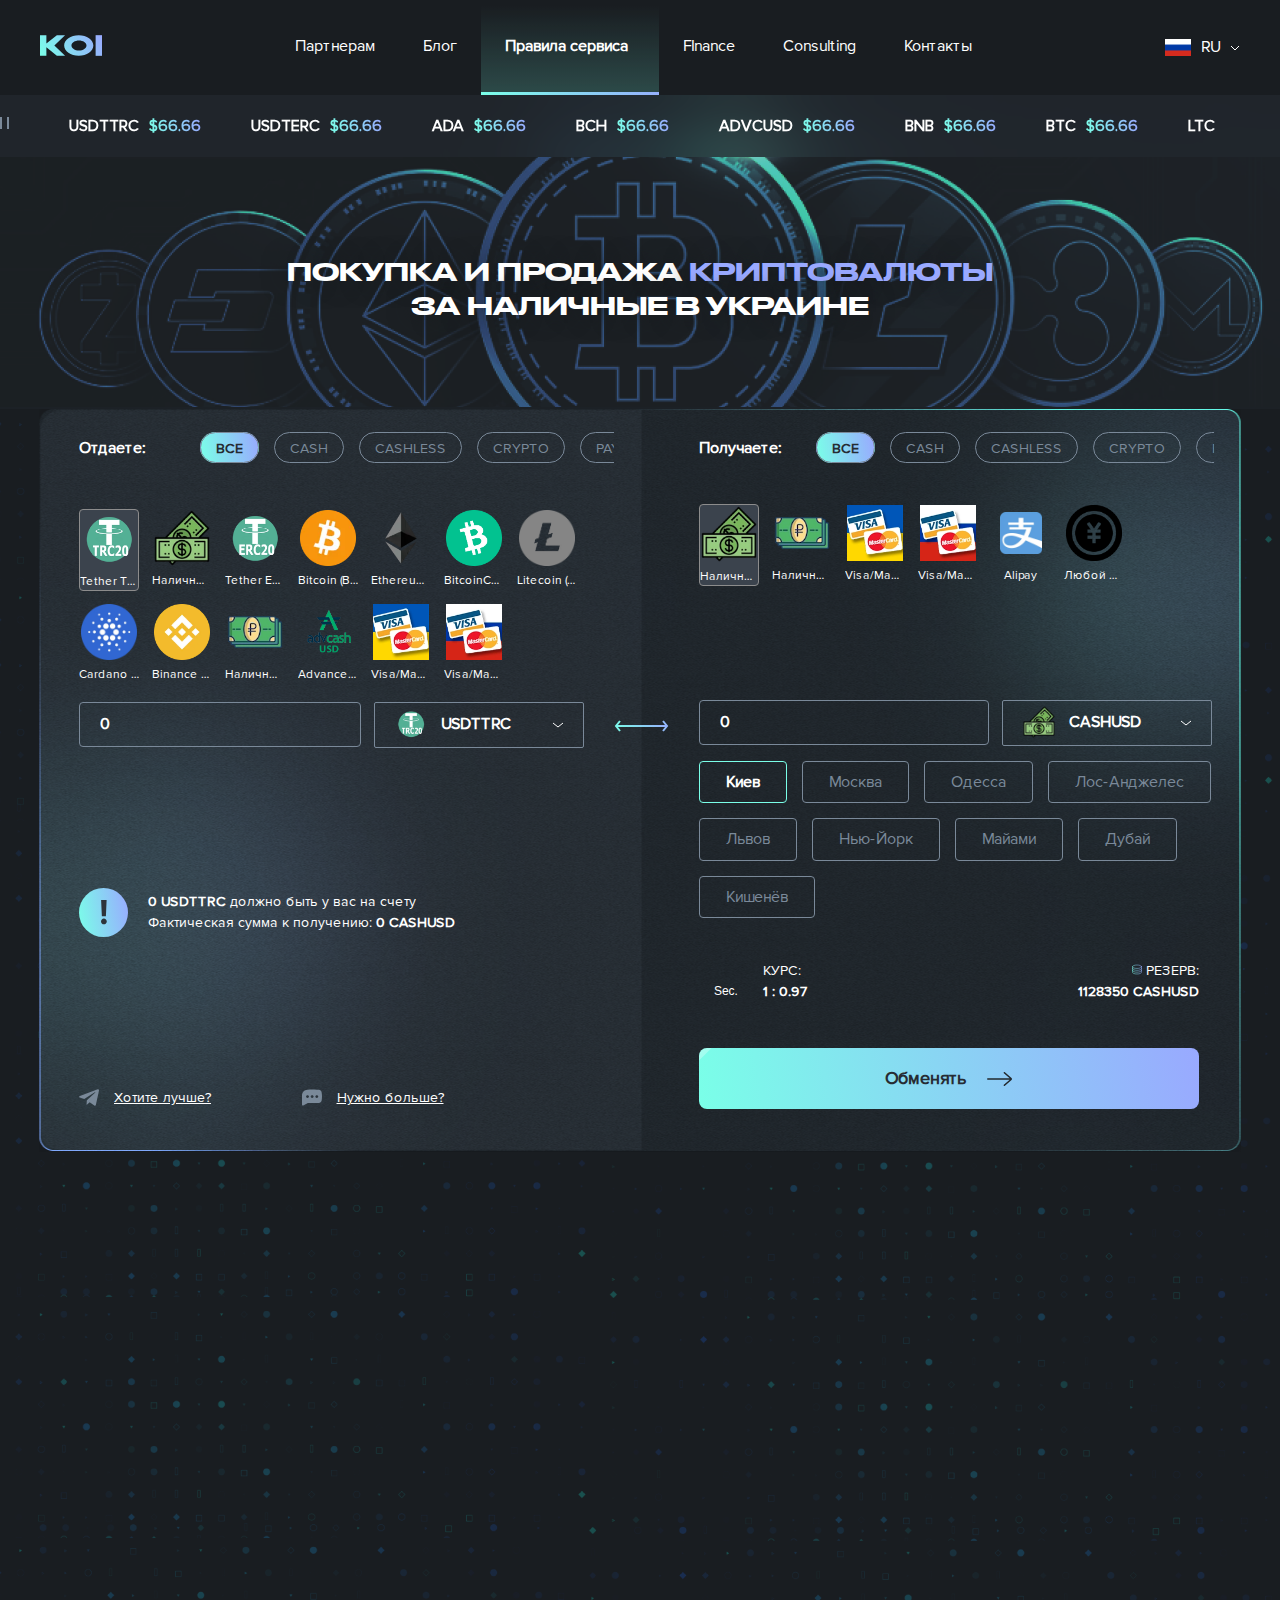
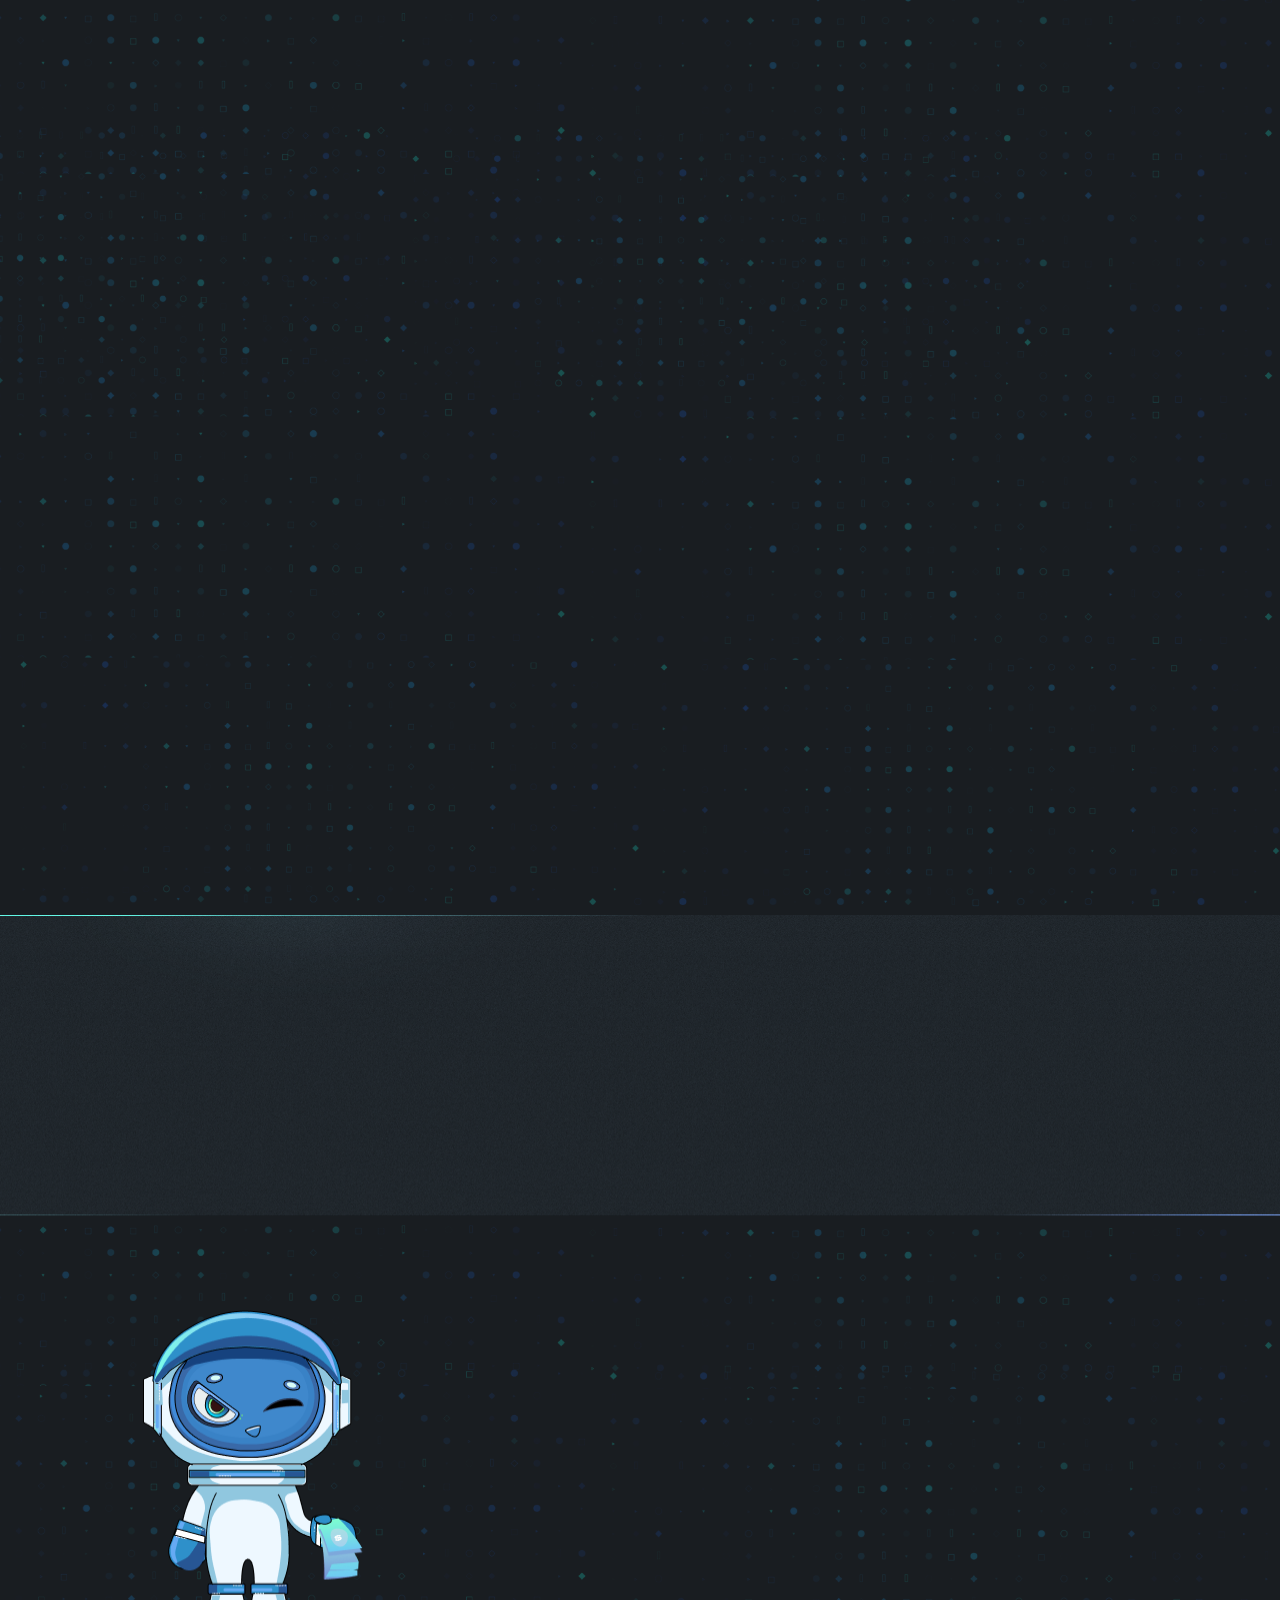
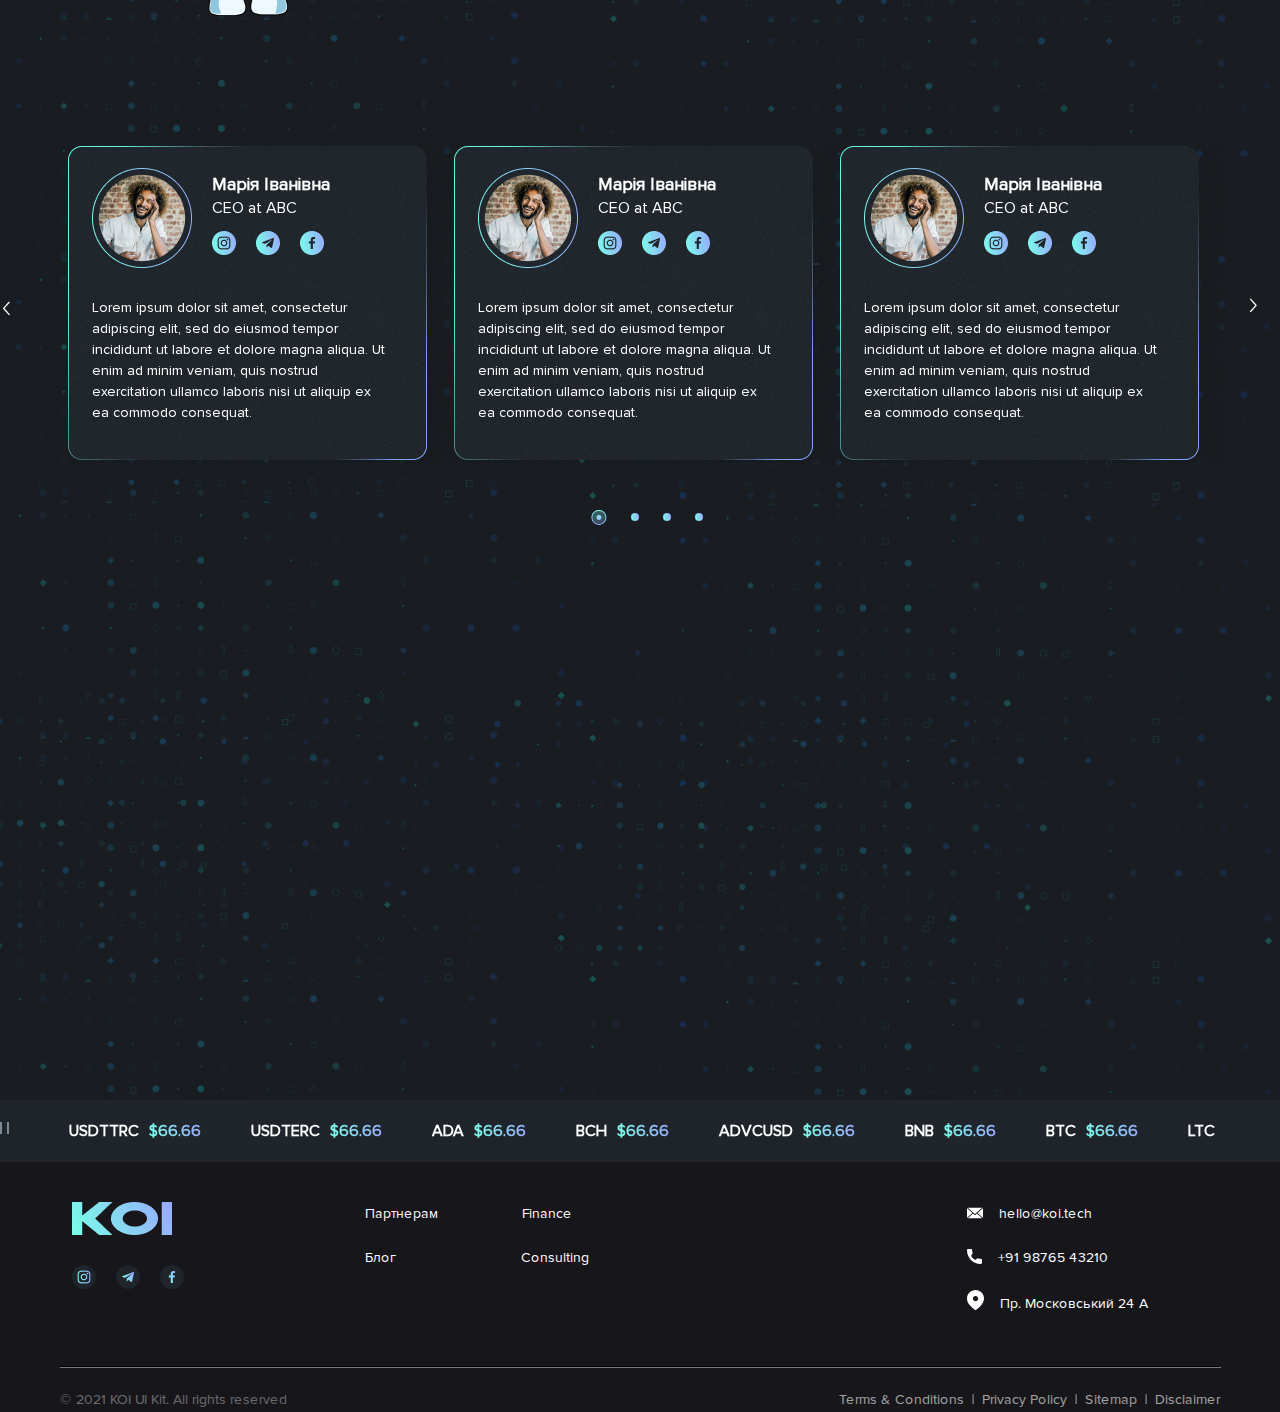
<file: index.html>
<!DOCTYPE html>
<html>
  <head>
    <meta charset="utf-8" />
    <meta name="viewport" content="width=device-width, initial-scale=1" />
    <title>KOI exchanger - безопасный обмен электронных валют</title>
    <link rel="icon" href="./img/icons/favicon.svg" type="image/x-icon" />
    <link rel="stylesheet" href="./css/main.css" />
  </head>

  <body style="overflow-x: hidden">
    <header class="header">
      <div class="header-logo">
        <a href="/index.html"
          ><img src="./img/icons/logo-header.svg" alt=""
        /></a>
      </div>
      <div class="header-menu">
        <div class="header-menu__text">Партнерам</div>
        <div class="header-menu__text">Блог</div>
        <div class="header-menu__text active">Правила сервиса</div>
        <div class="header-menu__text">FInance</div>
        <div class="header-menu__text">Consulting</div>
        <div class="header-menu__text">Контакты</div>
      </div>
      <div class="header-language">
        <img src="./img/icons/picture-language.svg" alt="" />
        <div>RU</div>
        <img src="./img/icons/arrow-language.svg" alt="" />
      </div>
      <div class="header__burger">
        <span></span>
      </div>
      <nav class="header__menu">
        <div class="header__language">
          <img src="./img/icons/picture-language.svg" alt="" />
          <div>RU</div>
          <img class="arrow" src="./img/Vectorдаыва.png" alt="" />
        </div>
        <ul class="header__list">
          <li class="header__link"><a class="" href=""></a> Партнерам</li>
          <li class="header__link">Блог</li>
          <li class="header__link active">Правила сервиса</li>
          <li class="header__link">FInance</li>
          <li class="header__link">Consulting</li>
          <li class="header__link">Контакты</li>
        </ul>
      </nav>
    </header>

    <div class="fon">
      <section class="scroll-line">
        <div class="line">
          <a id="start" class="start"><img src="./img/Play.png" /></a>
          <a id="stop" class="stop pause" href="#0"
            ><img src="./img/icons/pause.svg" alt=""
          /></a>
          <div class="marquee-wrapper">
            <div class="line-scroll marquee">
              <div class="line-block">
                <div class="line-block__value">USDTTRC</div>
                <div class="line-block__text">$66.66</div>
              </div>
              <div class="line-block">
                <div class="line-block__value">USDTERC</div>
                <div class="line-block__text">$66.66</div>
              </div>
              <div class="line-block">
                <div class="line-block__value">ADA</div>
                <div class="line-block__text">$66.66</div>
              </div>
              <div class="line-block">
                <div class="line-block__value">BCH</div>
                <div class="line-block__text">$66.66</div>
              </div>
              <div class="line-block">
                <div class="line-block__value">ADVCUSD</div>
                <div class="line-block__text">$66.66</div>
              </div>
              <div class="line-block">
                <div class="line-block__value">BNB</div>
                <div class="line-block__text">$66.66</div>
              </div>
              <div class="line-block">
                <div class="line-block__value">BTC</div>
                <div class="line-block__text">$66.66</div>
              </div>
              <div class="line-block">
                <div class="line-block__value">LTC</div>
                <div class="line-block__text">$66.66</div>
              </div>
              <div class="line-block">
                <div class="line-block__value">ETH</div>
                <div class="line-block__text">$66.66</div>
              </div>
            </div>
            <div class="line-scroll marquee2">
              <div class="line-block">
                <div class="line-block__value">USDTTRC</div>
                <div class="line-block__text">$66.66</div>
              </div>
              <div class="line-block">
                <div class="line-block__value">USDTERC</div>
                <div class="line-block__text">$66.66</div>
              </div>
              <div class="line-block">
                <div class="line-block__value">ADA</div>
                <div class="line-block__text">$66.66</div>
              </div>
              <div class="line-block">
                <div class="line-block__value">BCH</div>
                <div class="line-block__text">$66.66</div>
              </div>
              <div class="line-block">
                <div class="line-block__value">ADVCUSD</div>
                <div class="line-block__text">$66.66</div>
              </div>
              <div class="line-block">
                <div class="line-block__value">BNB</div>
                <div class="line-block__text">$66.66</div>
              </div>
              <div class="line-block">
                <div class="line-block__value">BTC</div>
                <div class="line-block__text">$66.66</div>
              </div>
              <div class="line-block">
                <div class="line-block__value">LTC</div>
                <div class="line-block__text">$66.66</div>
              </div>
              <div class="line-block">
                <div class="line-block__value">ETH</div>
                <div class="line-block__text">$66.66</div>
              </div>
            </div>
          </div>
        </div>
      </section>

      <section class="title">
        <h1 class="_anim-item">
          Покупка и продажа <span>криптовалюты</span><br />
          за наличные в Украине
        </h1>
      </section>

      <section class="exchanger">
        <div class="exchanger-table">
          <div class="exchanger-table__left">
            <div class="exchanger-table__left-header">
              <div class="exchanger-text">Отдаете:</div>
              <div class="exchanger-list">
                <div id="btnAll" class="exchanger-list__text active-btn">
                  <a onclick="event.preventDefault()" href="#">ВСЕ</a>
                </div>
                <div id="btnCash" class="exchanger-list__text">
                  <a onclick="event.preventDefault()" href="#">CASH</a>
                </div>
                <div id="btnCashless" class="exchanger-list__text">
                  <a onclick="event.preventDefault()" href="#">CASHLESS</a>
                </div>
                <div id="btnCrypto" class="exchanger-list__text">
                  <a onclick="event.preventDefault()" href="#">CRYPTO</a>
                </div>
                <div id="btnPayment" class="exchanger-list__text">
                  <a onclick="event.preventDefault()" href="#">PAYMANT</a>
                </div>
                <div id="btnCNY" class="exchanger-list__text">
                  <a onclick="event.preventDefault()" href="#">CNY</a>
                </div>
              </div>
            </div>
            <div class="exchanger-table__left-body">
              <div id="all" class="block _anim-item-text anim_icon">
                <div
                  class="block-btn crypto fade active-button-effect"
                  data-side="give"
                  data-btnId="USDTTRC"
                  data-moneyType="cryptoPlus"
                  data-USD="getFull"
                >
                  <div class="block-btn__img">
                    <img src="./img/currency/USDTTRC.png" alt="" />
                  </div>
                  <div class="block-btn__text">Tether TRC20 (USDT)</div>
                </div>
                <div
                  class="block-btn cash fade"
                  data-side="give"
                  data-btnId="CASHUSD"
                  data-moneyType="cash"
                >
                  <div class="block-btn__img">
                    <img src="./img/currency/CASHUSD.png" alt="" />
                  </div>
                  <div class="block-btn__text">Наличные USD</div>
                </div>
                <div
                  class="block-btn crypto fade"
                  data-side="give"
                  data-btnId="USDTERC"
                  data-moneyType="cryptoPlus"
                  data-USD="getFull"
                >
                  <div class="block-btn__img">
                    <img src="./img/currency/USDTERC.png" alt="" />
                  </div>
                  <div class="block-btn__text">Tether ERC20 (USDT)</div>
                </div>
                <div
                  class="block-btn crypto fade"
                  data-side="give"
                  data-btnId="BTC"
                  data-moneyType="crypto"
                  data-USD="getFull"
                >
                  <div class="block-btn__img">
                    <img src="./img/currency/BTC.png" alt="" />
                  </div>
                  <div class="block-btn__text">Bitcoin (BTC)</div>
                </div>
                <div
                  class="block-btn crypto fade"
                  data-USD="getFull"
                  data-side="give"
                  data-btnId="ETH"
                  data-moneyType="crypto"
                >
                  <div class="block-btn__img">
                    <img src="./img/currency/ETH.png" alt="" />
                  </div>
                  <div class="block-btn__text">Ethereum (ETH)</div>
                </div>
                <div
                  class="block-btn crypto fade"
                  data-side="give"
                  data-btnId="BCH"
                  data-moneyType="crypto"
                  data-USD="getPeace"
                >
                  <div class="block-btn__img">
                    <img src="./img/currency/BCH.png" alt="" />
                  </div>
                  <div class="block-btn__text">BitcoinCash (BCH)</div>
                </div>
                <div
                  class="block-btn crypto fade"
                  data-side="give"
                  data-btnId="LTC"
                  data-moneyType="crypto"
                  data-USD="getPeace"
                >
                  <div class="block-btn__img">
                    <img src="./img/currency/LTC.png" alt="" />
                  </div>
                  <div class="block-btn__text">Litecoin (LTC)</div>
                </div>
                <div
                  class="block-btn crypto fade"
                  data-side="give"
                  data-btnId="ADA"
                  data-moneyType="crypto"
                  data-USD="getPeace"
                >
                  <div class="block-btn__img">
                    <img src="./img/currency/ADA.png" alt="" />
                  </div>
                  <div class="block-btn__text">Cardano (ADA)</div>
                </div>
                <div
                  class="block-btn crypto fade"
                  data-side="give"
                  data-btnId="BNB"
                  data-moneyType="crypto"
                  data-USD="getPeace"
                >
                  <div class="block-btn__img">
                    <img src="./img/currency/BNB.png" alt="" />
                  </div>
                  <div class="block-btn__text">Binance Coin (BNB)</div>
                </div>
                <div
                  class="block-btn cash fade"
                  data-side="give"
                  data-btnId="CASHRUB"
                  data-moneyType="cash"
                >
                  <div class="block-btn__img">
                    <img src="./img/currency/CASHRUB.png" alt="" />
                  </div>
                  <div class="block-btn__text">Наличные RUB</div>
                </div>
                <div
                  class="block-btn payment fade"
                  data-side="give"
                  data-btnId="ADVCUSD"
                  data-moneyType="payment"
                >
                  <div class="block-btn__img">
                    <img src="./img/currency/ADVCUSD.png" alt="" />
                  </div>
                  <div class="block-btn__text">Advanced Cash USD</div>
                </div>
                <div
                  class="block-btn cashless fade"
                  data-side="give"
                  data-btnId="CARDUAH"
                  data-moneyType="cash"
                >
                  <div class="block-btn__img">
                    <img src="./img/currency/CARDUAH.png" alt="" />
                  </div>
                  <div class="block-btn__text">Visa/MasterCard UAH</div>
                </div>
                <div
                  class="block-btn cashless fade"
                  data-side="give"
                  data-btnId="CARDRUB"
                  data-moneyType="cash"
                >
                  <div class="block-btn__img">
                    <img src="./img/currency/CARDRUB.png" alt="" />
                  </div>
                  <div class="block-btn__text">Visa/MasterCard RUB</div>
                </div>
              </div>
              <div class="input">
                <input
                  class="input-text"
                  id="inputGive"
                  type="number"
                  value="0"
                />
                <div class="container">
                  <div class="dropdown">
                    <div class="select" id="selectGive">
                      <img src="/img/currency/USDTTRC.png" alt="" />
                      <span>USDTTRC</span>
                      <i class="fa fa-chevron-left"></i>
                    </div>
                    <input type="hidden" name="gender" />
                    <ul class="dropdown-menu" id="dropdownGive">
                      <li
                        data-listId="USDTTRC"
                        data-side="give"
                        data-btnId="USDTTRC"
                        data-moneyType="cryptoPlus"
                        data-USD="getFull"
                      >
                        <img
                          class="icon-left"
                          src="/img/currency/USDTTRC.png"
                          alt=""
                        />USDTTRC
                      </li>
                      <li
                        data-listId="USDTERC"
                        data-side="give"
                        data-btnId="USDTERC"
                        data-moneyType="cryptoPlus"
                        data-USD="getFull"
                      >
                        <img
                          class="icon-left"
                          src="/img/currency/USDTERC.png"
                          alt=""
                        />USDTERC
                      </li>
                      <li
                        data-listId="ADA"
                        data-side="give"
                        data-btnId="ADA"
                        data-moneyType="crypto"
                        data-USD="getPeace"
                      >
                        <img
                          class="icon-left"
                          src="/img/currency/ADA.png"
                          alt=""
                        />ADA
                      </li>
                      <li
                        data-listId="ADVCUSD"
                        data-side="give"
                        data-btnId="ADVCUSD"
                        data-moneyType="payment"
                      >
                        <img
                          class="icon-left"
                          src="/img/currency/ADVCUSD.png"
                          alt=""
                        />ADVCUSD
                      </li>
                      <li
                        data-listId="BCH"
                        data-side="give"
                        data-btnId="BCH"
                        data-moneyType="crypto"
                        data-USD="getPeace"
                      >
                        <img
                          class="icon-left"
                          src="/img/currency/BCH.png"
                          alt=""
                        />BCH
                      </li>
                      <li
                        data-listId="BNB"
                        data-side="give"
                        data-btnId="BNB"
                        data-moneyType="crypto"
                        data-USD="getPeace"
                      >
                        <img
                          class="icon-left"
                          src="/img/currency/BNB.png"
                          alt=""
                        />BNB
                      </li>
                      <li
                        data-listId="BTC"
                        data-side="give"
                        data-btnId="BTC"
                        data-moneyType="crypto"
                        data-USD="getFull"
                      >
                        <img
                          class="icon-left"
                          src="/img/currency/BTC.png"
                          alt=""
                        />BTC
                      </li>
                      <li
                        data-listId="CARDRUB"
                        data-side="give"
                        data-btnId="CARDRUB"
                        data-moneyType="cash"
                      >
                        <img
                          class="icon-left"
                          src="/img/currency/CARDRUB.png"
                          alt=""
                        />CARDRUB
                      </li>
                      <li
                        data-listId="CARDUAH"
                        data-side="give"
                        data-btnId="CARDUAH"
                        data-moneyType="cash"
                      >
                        <img
                          class="icon-left"
                          src="/img/currency/CARDUAH.png"
                          alt=""
                        />CARDUAH
                      </li>
                      <li
                        data-listId="CASHRUB"
                        data-side="give"
                        data-btnId="CASHRUB"
                        data-moneyType="cash"
                      >
                        <img
                          class="icon-left"
                          src="/img/currency/CASHRUB.png"
                          alt=""
                        />CASHRUB
                      </li>
                      <li
                        data-listId="ETH"
                        data-USD="getFull"
                        data-side="give"
                        data-btnId="ETH"
                        data-moneyType="crypto"
                      >
                        <img
                          class="icon-left"
                          src="/img/currency/ETH.png"
                          alt=""
                        />ETH
                      </li>
                      <li
                        data-listId="CASHUSD"
                        data-side="give"
                        data-btnId="CASHUSD"
                        data-moneyType="cash"
                      >
                        <img
                          class="icon-left"
                          src="/img/currency/CASHUSD.png"
                          alt=""
                        />CASHUSD
                      </li>
                      <li
                        data-listId="LTC"
                        data-side="give"
                        data-btnId="LTC"
                        data-moneyType="crypto"
                        data-USD="getPeace"
                      >
                        <img
                          class="icon-left"
                          src="/img/currency/LTC.png"
                          alt=""
                        />LTC
                      </li>
                    </ul>
                  </div>
                  <!-- <span class="msg"></span> -->
                </div>
              </div>

              <div class="city" id="cityGive">
                <div
                  class="city-text active"
                  data-city="give"
                  data-cityGive="KIEV"
                  data-show="peace"
                >
                  Киев
                </div>
                <div
                  class="city-text"
                  data-city="give"
                  data-cityGive="MSK"
                  data-show="peace"
                >
                  Москва
                </div>
                <div
                  class="city-text"
                  data-city="give"
                  data-cityGive="ODS"
                  data-show="peace"
                >
                  Одесса
                </div>
                <div class="city-text" data-city="give" data-cityGive="LOSAN">
                  Лос-Анджелес
                </div>
                <div
                  class="city-text"
                  data-city="give"
                  data-cityGive="LVOV"
                  data-show="peace"
                >
                  Львов
                </div>
                <div class="city-text" data-city="give" data-cityGive="NYC">
                  Нью-Йорк
                </div>
                <div class="city-text" data-city="give" data-cityGive="MIAMI">
                  Майами
                </div>
                <div class="city-text" data-city="give" data-cityGive="DUBAI">
                  Дубай
                </div>
                <div
                  class="city-text"
                  data-city="give"
                  data-cityGive="KISH"
                  data-show="peace"
                >
                  Кишенёв
                </div>
              </div>

              <div class="attention">
                <img src="./img/attention.svg" alt="" />
                <div class="attention-text">
                  <span id="giveNumber">0</span>
                  <span id="giveCurrency">USDTTRC</span> должно быть у вас на
                  счету<br />Фактическая сумма к получению:
                  <span id="getNumber">0</span>
                  <span id="getCurrency">CASHUSD</span>
                </div>
              </div>

              <div class="question">
                <div class="telegram">
                  <img src="./img/telegram.svg" alt="" />
                  <a class="telegram-text" href="">
                    <div class="telegram-text">Хотите лучше?</div>
                  </a>
                </div>
                <div class="chat">
                  <img src="./img/chat-icon.svg" alt="" />
                  <a class="chat-text" href="">
                    <div class="chat-text">Нужно больше?</div>
                  </a>
                </div>
              </div>
            </div>
          </div>

          <img
            class="exchanger-table__img"
            src="./img/icons/arrow-left-right.svg"
            alt=""
          />
          <img
            class="exchanger-table__img-mobile"
            src="./img/arrow-top-bottom.png"
            alt=""
          />

          <div class="exchanger-table__right">
            <div class="exchanger-table__right-header">
              <div class="exchanger-text">Получаете:</div>
              <div class="exchanger-list">
                <div id="btnAllright" class="exchanger-list__text active-btn">
                  <a onclick="event.preventDefault()" href="#">ВСЕ</a>
                </div>
                <div id="btnCashright" class="exchanger-list__text">
                  <a onclick="event.preventDefault()" href="#">CASH</a>
                </div>
                <div id="btnCashlessright" class="exchanger-list__text">
                  <a onclick="event.preventDefault()" href="#">CASHLESS</a>
                </div>
                <div id="btnCryptoright" class="exchanger-list__text">
                  <a onclick="event.preventDefault()" href="#">CRYPTO</a>
                </div>
                <div id="btnPaymentright" class="exchanger-list__text">
                  <a onclick="event.preventDefault()" href="#">PAYMANT</a>
                </div>
                <div id="btnCNYright" class="exchanger-list__text">
                  <a onclick="event.preventDefault()" href="#">CNY</a>
                </div>
              </div>
            </div>
            <div class="exchanger-table__right-body">
              <div id="all-right" class="block _anim-item-text anim_icon">
                <div
                  class="block-btn cash-right active-button-effect"
                  data-side="get"
                  data-btnGetId="CASHUSD"
                  data-moneyType="cash"
                >
                  <div class="block-btn__img">
                    <img src="./img/currency/CASHUSD.png" alt="" />
                  </div>
                  <div class="block-btn__text">Наличные USD</div>
                </div>
                <div
                  class="block-btn cash-right"
                  data-side="get"
                  data-btnGetId="CASHRUB"
                  data-moneyType="cash"
                >
                  <div class="block-btn__img">
                    <img src="./img/currency/CASHRUB.png" alt="" />
                  </div>
                  <div class="block-btn__text">Наличные RUB</div>
                </div>
                <div
                  class="block-btn cashless-right"
                  data-side="get"
                  data-btnGetId="CARDUAH"
                  data-moneyType="cash"
                >
                  <div class="block-btn__img">
                    <img src="./img/currency/CARDUAH.png" alt="" />
                  </div>
                  <div class="block-btn__text">Visa/MasterCard UAH</div>
                </div>
                <div
                  class="block-btn cashless-right cashless-right"
                  data-side="get"
                  data-btnGetId="CARDRUB"
                  data-moneyType="cash"
                >
                  <div class="block-btn__img">
                    <img src="./img/currency/CARDRUB.png" alt="" />
                  </div>
                  <div class="block-btn__text">Visa/MasterCard RUB</div>
                </div>
                <div
                  class="block-btn payment-right cny-right"
                  data-side="get"
                  data-btnGetId="ALPCNY"
                  data-moneyType="cashPlus"
                >
                  <div class="block-btn__img">
                    <img src="./img/currency/ALPCNY.png" alt="" />
                  </div>
                  <div class="block-btn__text">Alipay</div>
                </div>
                <div
                  class="block-btn cashless-right cny-right"
                  data-side="get"
                  data-btnGetId="WIRECNY"
                  data-moneyType="cashPlus"
                >
                  <div class="block-btn__img">
                    <img src="./img/currency/WIRECNY.png" alt="" />
                  </div>
                  <div class="block-btn__text">Любой банк CNY</div>
                </div>
                <div
                  class="block-btn crypto-right"
                  data-side="get"
                  data-btnGetId="USDTTRC"
                  data-USD="getFull"
                  data-moneyType="crypto"
                >
                  <div class="block-btn__img">
                    <img src="./img/currency/USDTTRC.png" alt="" />
                  </div>
                  <div class="block-btn__text">Tether TRC20 (USDT)</div>
                </div>
                <div
                  class="block-btn crypto-right"
                  data-side="get"
                  data-btnGetId="USDTERC"
                  data-USD="getFull"
                  data-moneyType="crypto"
                >
                  <div class="block-btn__img">
                    <img src="./img/currency/USDTERC.png" alt="" />
                  </div>
                  <div class="block-btn__text">Tether ERC20 (USDT)</div>
                </div>
                <div
                  class="block-btn crypto-right"
                  data-side="get"
                  data-btnGetId="BTC"
                  data-USD="getFull"
                  data-moneyType="crypto"
                >
                  <div class="block-btn__img">
                    <img src="./img/currency/BTC.png" alt="" />
                  </div>
                  <div class="block-btn__text">Bitcoin (BTC)</div>
                </div>
                <div
                  class="block-btn crypto-right"
                  data-side="get"
                  data-btnGetId="ETH"
                  data-USD="getFull"
                  data-moneyType="crypto"
                >
                  <div class="block-btn__img">
                    <img src="./img/currency/ETH.png" alt="" />
                  </div>
                  <div class="block-btn__text">Ethereum (ETH)</div>
                </div>
                <div
                  class="block-btn crypto-right"
                  data-side="get"
                  data-btnGetId="BCH"
                  data-USD="getPeace"
                  data-moneyType="crypto"
                >
                  <div class="block-btn__img">
                    <img src="./img/currency/BCH.png" alt="" />
                  </div>
                  <div class="block-btn__text">BitcoinCash (BCH)</div>
                </div>
                <div
                  class="block-btn crypto-right"
                  data-side="get"
                  data-btnGetId="LTC"
                  data-USD="getPeace"
                  data-moneyType="crypto"
                >
                  <div class="block-btn__img">
                    <img src="./img/currency/LTC.png" alt="" />
                  </div>
                  <div class="block-btn__text">Litecoin (LTC)</div>
                </div>
                <div
                  class="block-btn crypto-right"
                  data-side="get"
                  data-btnGetId="ADA"
                  data-USD="getPeace"
                  data-moneyType="crypto"
                >
                  <div class="block-btn__img">
                    <img src="./img/currency/ADA.png" alt="" />
                  </div>
                  <div class="block-btn__text">Cardano (ADA)</div>
                </div>
                <div
                  class="block-btn crypto-right"
                  data-side="get"
                  data-btnGetId="BNB"
                  data-USD="getPeace"
                  data-moneyType="crypto"
                >
                  <div class="block-btn__img">
                    <img src="./img/currency/BNB.png" alt="" />
                  </div>
                  <div class="block-btn__text">Binance Coin (BNB)</div>
                </div>
                <div
                  class="block-btn payment-right"
                  data-side="get"
                  data-btnGetId="ADVCUSD"
                  data-moneyType="payment"
                >
                  <div class="block-btn__img">
                    <img src="./img/currency/ADVCUSD.png" alt="" />
                  </div>
                  <div class="block-btn__text">Advanced Cash USD</div>
                </div>
              </div>

              <div class="input">
                <input
                  class="input-text"
                  id="inputGet"
                  type="number"
                  value="0"
                />
                <div class="container">
                  <div class="dropdown">
                    <div class="select" id="selectGet">
                      <img
                        id="iconCurrency"
                        src="/img/currency/CASHUSD.png"
                        alt=""
                      />
                      <span id="currencyInput">CASHUSD</span>
                      <i class="fa fa-chevron-left"></i>
                    </div>
                    <input type="hidden" name="gender" />
                    <ul class="dropdown-menu" id="dropdownGet">
                      <li
                        data-listGetId="USDTTRC"
                        data-side="get"
                        data-btnGetId="USDTTRC"
                        data-USD="getFull"
                        data-moneyType="crypto"
                      >
                        <img
                          class="icon-right"
                          src="/img/currency/USDTTRC.png"
                          alt=""
                        />USDTTRC
                      </li>
                      <li
                        data-listGetId="USDTERC"
                        data-side="get"
                        data-btnGetId="USDTTRC"
                        data-USD="getFull"
                        data-moneyType="crypto"
                      >
                        <img
                          class="icon-right"
                          src="/img/currency/USDTERC.png"
                          alt=""
                        />USDTERC
                      </li>
                      <li
                        data-listGetId="ADA"
                        data-side="get"
                        data-btnGetId="ADA"
                        data-USD="getPeace"
                        data-moneyType="crypto"
                      >
                        <img
                          class="icon-right"
                          src="/img/currency/ADA.png"
                          alt=""
                        />ADA
                      </li>
                      <li
                        data-listGetId="ADVCUSD"
                        data-side="get"
                        data-btnGetId="ADVCUSD"
                        data-moneyType="payment"
                      >
                        <img
                          class="icon-right"
                          src="/img/currency/ADVCUSD.png"
                          alt=""
                        />ADVCUSD
                      </li>
                      <li
                        data-listGetId="BCH"
                        data-side="get"
                        data-btnGetId="BCH"
                        data-USD="getPeace"
                        data-moneyType="crypto"
                      >
                        <img
                          class="icon-right"
                          src="/img/currency/BCH.png"
                          alt=""
                        />BCH
                      </li>
                      <li
                        data-listGetId="BNB"
                        data-side="get"
                        data-btnGetId="BNB"
                        data-USD="getPeace"
                        data-moneyType="crypto"
                      >
                        <img
                          class="icon-right"
                          src="/img/currency/BNB.png"
                          alt=""
                        />BNB
                      </li>
                      <li
                        data-listGetId="BTC"
                        data-side="get"
                        data-btnGetId="BTC"
                        data-USD="getFull"
                        data-moneyType="crypto"
                      >
                        <img
                          class="icon-right"
                          src="/img/currency/BTC.png"
                          alt=""
                        />BTC
                      </li>
                      <li
                        data-listGetId="ALPCNY"
                        data-side="get"
                        data-btnGetId="ALPCNY"
                        data-moneyType="cashPlus"
                      >
                        <img
                          class="icon-right"
                          src="/img/currency/ALPCNY.png"
                          alt=""
                        />ALPCNY
                      </li>
                      <li
                        data-listGetId="WIRECNY"
                        data-side="get"
                        data-btnGetId="WIRECNY"
                        data-moneyType="cashPlus"
                      >
                        <img
                          class="icon-right"
                          src="/img/currency/WIRECNY.png"
                          alt=""
                        />WIRECNY
                      </li>
                      <li
                        data-listGetId="CARDRUB"
                        data-side="get"
                        data-btnGetId="CARDRUB"
                        data-moneyType="cash"
                      >
                        <img
                          class="icon-right"
                          src="/img/currency/CARDRUB.png"
                          alt=""
                        />CARDRUB
                      </li>
                      <li
                        data-listGetId="CARDUAH"
                        data-side="get"
                        data-btnGetId="CARDUAH"
                        data-moneyType="cash"
                      >
                        <img
                          class="icon-right"
                          src="/img/currency/CARDUAH.png"
                          alt=""
                        />CARDUAH
                      </li>
                      <li
                        data-listGetId="CASHRUB"
                        data-side="get"
                        data-btnGetId="CASHRUB"
                        data-moneyType="cash"
                      >
                        <img
                          class="icon-right"
                          src="/img/currency/CASHRUB.png"
                          alt=""
                        />CASHRUB
                      </li>
                      <li
                        data-listGetId="ETH"
                        data-side="get"
                        data-btnGetId="ETH"
                        data-USD="getFull"
                        data-moneyType="crypto"
                      >
                        <img
                          class="icon-right"
                          src="/img/currency/ETH.png"
                          alt=""
                        />ETH
                      </li>
                      <li
                        data-listGetId="CASHUSD"
                        data-side="get"
                        data-btnGetId="CASHUSD"
                        data-moneyType="cash"
                      >
                        <img
                          class="icon-right"
                          src="/img/currency/CASHUSD.png"
                          alt=""
                        />CASHUSD
                      </li>
                      <li
                        data-listGetId="LTC"
                        data-side="get"
                        data-btnGetId="LTC"
                        data-USD="getPeace"
                        data-moneyType="crypto"
                      >
                        <img
                          class="icon-right"
                          src="/img/currency/LTC.png"
                          alt=""
                        />LTC
                      </li>
                    </ul>
                  </div>
                  <!-- <span class="msg"></span> -->
                </div>
              </div>

              <div class="city" id="cityGet">
                <div
                  class="city-text active"
                  data-show="peace"
                  data-city="get"
                  data-cityGet="KIEV"
                >
                  Киев
                </div>
                <div
                  class="city-text"
                  data-show="peace"
                  data-city="get"
                  data-cityGet="MSK"
                >
                  Москва
                </div>
                <div
                  class="city-text"
                  data-show="peace"
                  data-city="get"
                  data-cityGet="ODS"
                >
                  Одесса
                </div>
                <div class="city-text" data-city="get" data-cityGet="LOSAN">
                  Лос-Анджелес
                </div>
                <div
                  class="city-text"
                  data-show="peace"
                  data-city="get"
                  data-cityGet="LVOV"
                >
                  Львов
                </div>
                <div class="city-text" data-city="get" data-cityGet="NYC">
                  Нью-Йорк
                </div>
                <div class="city-text" data-city="get" data-cityGet="MIAMI">
                  Майами
                </div>
                <div class="city-text" data-city="get" data-cityGet="DUBAI">
                  Дубай
                </div>
                <div
                  class="city-text"
                  data-show="peace"
                  data-city="get"
                  data-cityGet="KISH"
                >
                  Кишенёв
                </div>
              </div>

              <div class="attention-mob">
                <img src="./img/attention.svg" alt="" />
                <div class="attention-mob__text">
                  <span data-attantionId="giveNumber">0</span>
                  <span data-attantionId="giveCurrency">USDTTRC</span> должно
                  быть у вас на счету<br />Фактическая сумма к получению:
                  <span data-attantionId="getNumber">0</span>
                  <span data-attantionId="getCurrency">CASHUSD</span>
                </div>
              </div>

              <div class="wellet">
                <div class="well">
                  <div class="well-timer">
                    <div class="well-timer__sec">
                      <div id="countdown" class="countdown">
                        <svg
                          id="svg1"
                          class="none"
                          xmlns="http://www.w3.org/2000/svg"
                          xmlns:xlink="http://www.w3.org/1999/xlink"
                          width="65"
                          height="65"
                          viewBox="0 0 120 120"
                        >
                          <!-- Путь заполнения линии прогрессбара     -->
                          <circle
                            cx="60"
                            cy="60"
                            r="50"
                            fill="none"
                            stroke="#E1E1E1"
                            stroke-width="1"
                          />
                          <circle
                            cx="60"
                            cy="60"
                            r="50"
                            transform="rotate(-90 60 60)"
                            fill="none"
                            stroke-dashoffset="314"
                            stroke-dasharray="0, 314"
                            stroke="#8CCCF6"
                            stroke-width="6"
                          >
                            <!-- Анимация изменения длины черты stroke-dasharray от нуля до максимума 314 -->
                            <animate
                              attributeName="stroke-dasharray"
                              begin="1s"
                              dur="30s"
                              values="0,314;314,0"
                              fill="freeze"
                              repeatCount="indefinite"
                            />
                          </circle>
                        </svg>
                        <div class="countdown-number">
                          <span class="seconds countdown-time"></span>
                          <span class="countdown-text">Sec.</span>
                        </div>
                      </div>
                    </div>
                  </div>
                  <div class="well-text">
                    <div class="well-text__top">КУРС:</div>
                    <div class="well-text__bottom">
                      <span id="currencyGive">1</span> :
                      <span id="currencyGet"> 0.97</span>
                    </div>
                  </div>
                </div>
                <div class="reserve">
                  <div class="reserve-top">
                    <img src="./img/icons/well.svg" alt="" />
                    РЕЗЕРВ:
                  </div>
                  <div class="reserve-bottom">
                    <span id="reserveNumber">1128350</span>
                    <span id="reserveCurrency">CASHUSD</span>
                  </div>
                </div>
              </div>

              <div>
                <a id="butt" class="btn" href="#popup">
                  <div class="btn-text">Обменять</div>
                  <div class="btn-img">
                    <img src="./img/Vector.svg" alt="" />
                  </div>
                </a>
              </div>

              <div class="question-mob">
                <div class="telegram">
                  <img src="./img/telegram.svg" alt="" />
                  <a class="telegram-text" href="">
                    <div class="telegram-text">Хотите лучше?</div>
                  </a>
                </div>
                <div class="chat">
                  <img src="./img/chat-icon.svg" alt="" />
                  <a class="chat-text" href="">
                    <div class="chat-text">Нужно больше?</div>
                  </a>
                </div>
              </div>
            </div>
          </div>
        </div>
      </section>

      <section class="reserve">
        <h2 class="_anim-item">РЕЗЕРВЫ</h2>
        <div class="reserve-btc">
          <div id="btc_1" class="reserve-btc__item _anim-item-right">
            <img src="./img/bitcoin-icon-big.svg" alt="" />
            <div class="reserve-btc__item-text btc_1">
              <div class="reserve-btc__item-text-top">BTC</div>
              <div class="reserve-btc__item-text-bottom">
                <div class="reserve-btc__item-text-bottom_img one"></div>
                <div class="reserve-btc__item-text-bottom__text">
                  6.34740841
                </div>
              </div>
            </div>
          </div>
          <div id="btc_2" class="reserve-btc__item _anim-item-text">
            <img src="./img/bitcoin-icon-big.svg" alt="" />
            <div class="reserve-btc__item-text btc_2">
              <div class="reserve-btc__item-text-top">BTC</div>
              <div class="reserve-btc__item-text-bottom">
                <div class="reserve-btc__item-text-bottom_img two"></div>
                <div class="reserve-btc__item-text-bottom__text">
                  6.34740841
                </div>
              </div>
            </div>
          </div>
          <div id="btc_3" class="reserve-btc__item _anim-item-left">
            <img src="./img/bitcoin-icon-big.svg" alt="" />
            <div class="reserve-btc__item-text btc_3">
              <div class="reserve-btc__item-text-top">BTC</div>
              <div class="reserve-btc__item-text-bottom">
                <div class="reserve-btc__item-text-bottom_img three"></div>
                <div class="reserve-btc__item-text-bottom__text">
                  6.34740841
                </div>
              </div>
            </div>
          </div>
          <div id="btc_4" class="reserve-btc__item _anim-item-right">
            <img src="./img/bitcoin-icon-big.svg" alt="" />
            <div class="reserve-btc__item-text btc_4">
              <div class="reserve-btc__item-text-top">BTC</div>
              <div class="reserve-btc__item-text-bottom">
                <div class="reserve-btc__item-text-bottom_img four"></div>
                <div class="reserve-btc__item-text-bottom__text">
                  6.34740841
                </div>
              </div>
            </div>
          </div>
          <div id="btc_5" class="reserve-btc__item _anim-item-text">
            <img src="./img/bitcoin-icon-big.svg" alt="" />
            <div class="reserve-btc__item-text btc_5">
              <div class="reserve-btc__item-text-top">BTC</div>
              <div class="reserve-btc__item-text-bottom">
                <div class="reserve-btc__item-text-bottom_img five"></div>
                <div class="reserve-btc__item-text-bottom__text">
                  6.34740841
                </div>
              </div>
            </div>
          </div>
          <div id="btc_6" class="reserve-btc__item _anim-item-left">
            <img src="./img/bitcoin-icon-big.svg" alt="" />
            <div class="reserve-btc__item-text btc_6">
              <div class="reserve-btc__item-text-top">BTC</div>
              <div class="reserve-btc__item-text-bottom">
                <div class="reserve-btc__item-text-bottom_img six"></div>
                <div class="reserve-btc__item-text-bottom__text">
                  6.34740841
                </div>
              </div>
            </div>
          </div>
          <div id="btc_7" class="reserve-btc__item _anim-item-right">
            <img src="./img/bitcoin-icon-big.svg" alt="" />
            <div class="reserve-btc__item-text btc_7">
              <div class="reserve-btc__item-text-top">BTC</div>
              <div class="reserve-btc__item-text-bottom">
                <div class="reserve-btc__item-text-bottom_img seven"></div>
                <div class="reserve-btc__item-text-bottom__text">
                  6.34740841
                </div>
              </div>
            </div>
          </div>
          <div id="btc_8" class="reserve-btc__item _anim-item-text">
            <img src="./img/bitcoin-icon-big.svg" alt="" />
            <div class="reserve-btc__item-text btc_8">
              <div class="reserve-btc__item-text-top">BTC</div>
              <div class="reserve-btc__item-text-bottom">
                <div class="reserve-btc__item-text-bottom_img eight"></div>
                <div class="reserve-btc__item-text-bottom__text">
                  6.34740841
                </div>
              </div>
            </div>
          </div>
          <div id="btc_9" class="reserve-btc__item _anim-item-left">
            <img src="./img/bitcoin-icon-big.svg" alt="" />
            <div class="reserve-btc__item-text btc_9">
              <div class="reserve-btc__item-text-top">BTC</div>
              <div class="reserve-btc__item-text-bottom">
                <div class="reserve-btc__item-text-bottom_img nine"></div>
                <div class="reserve-btc__item-text-bottom__text">
                  6.34740841
                </div>
              </div>
            </div>
          </div>
          <div id="btc_10" class="reserve-btc__item _anim-item-right">
            <img src="./img/bitcoin-icon-big.svg" alt="" />
            <div class="reserve-btc__item-text btc_10">
              <div class="reserve-btc__item-text-top">BTC</div>
              <div class="reserve-btc__item-text-bottom">
                <div class="reserve-btc__item-text-bottom_img ten"></div>
                <div class="reserve-btc__item-text-bottom__text">
                  6.34740841
                </div>
              </div>
            </div>
          </div>
          <div id="btc_11" class="reserve-btc__item _anim-item-text">
            <img src="./img/bitcoin-icon-big.svg" alt="" />
            <div class="reserve-btc__item-text btc_11">
              <div class="reserve-btc__item-text-top">BTC</div>
              <div class="reserve-btc__item-text-bottom">
                <div class="reserve-btc__item-text-bottom_img eleven"></div>
                <div class="reserve-btc__item-text-bottom__text">
                  6.34740841
                </div>
              </div>
            </div>
          </div>
          <div id="btc_12" class="reserve-btc__item _anim-item-left">
            <img src="./img/bitcoin-icon-big.svg" alt="" />
            <div class="reserve-btc__item-text btc_12">
              <div class="reserve-btc__item-text-top">BTC</div>
              <div class="reserve-btc__item-text-bottom">
                <div class="reserve-btc__item-text-bottom_img twelve"></div>
                <div class="reserve-btc__item-text-bottom__text">
                  6.34740841
                </div>
              </div>
            </div>
          </div>
        </div>
      </section>

      <section class="partner">
        <h2 class="_anim-item">ПАРТНЕРАМ</h2>
        <div class="partner-block _anim-item-text">
          <img src="./img/partner.png" alt="" />
          <div class="partner-block__text">
            <h3>Добрый день уважаемые клиенты!</h3>
            С помощью нашего сервиса Вы можете не только выгодно обменивать
            электронную валюту, но и хорошо зарабатывать на этом. Привлекайте
            как можно больше клиентов для проведения обменов в нашем обменном
            пункте и получайте партнерское вознаграждение до 1% от суммы
            обменов. Выплату сможете получить любым удобным для Вас способом в
            любой валюте которая представлена у нас на сайте.
          </div>
        </div>
        <div class="partner-block__mob _anim-item-text">
          <div class="block__text">
            <h3>Добрый день уважаемые клиенты!</h3>
            С помощью нашего сервиса Вы можете не только выгодно обменивать
            электронную валюту, но и хорошо зарабатывать на этом. Привлекайте
            как можно больше клиентов для проведения обменов в нашем обменном
            пункте и получайте партнерское вознаграждение до 1% от суммы
            обменов. Выплату сможете получить любым удобным для Вас способом в
            любой валюте которая представлена у нас на сайте.
          </div>
          <div class="block__img"><img src="/img/Group5634.png" alt="" /></div>
        </div>
      </section>

      <section class="partners">
        <h2 class="_anim-item">ПАРТНЕРЫ</h2>
        <div class="partners-text">
          <div class="partners-text__item _anim-item-right">
            <img src="./img/CREOtivity.png" alt="" />
          </div>
          <div class="partners-text__item _anim-item-right">
            <img src="./img/CREOtivity.png" alt="" />
          </div>
          <div class="partners-text__item _anim-item-right">
            <img src="./img/CREOtivity.png" alt="" />
          </div>
          <div class="partners-text__item _anim-item-right">
            <img src="./img/CREOtivity.png" alt="" />
          </div>
          <div class="partners-text__item _anim-item-left">
            <img src="./img/CREOtivity.png" alt="" />
          </div>
          <div class="partners-text__item _anim-item-left">
            <img src="./img/CREOtivity.png" alt="" />
          </div>
          <div class="partners-text__item _anim-item-left mob-none">
            <img src="./img/CREOtivity.png" alt="" />
          </div>
          <div class="partners-text__item _anim-item-left mob-none">
            <img src="./img/CREOtivity.png" alt="" />
          </div>
        </div>
      </section>

      <section class="also">
        <h2 class="_anim-item">ПОПРОБУЙТЕ ТАКЖЕ</h2>
        <div class="also-text">
          <img src="./img/Group5805.png" alt="" />
          <div class="also-text-block _anim-item-left">
            <div class="also-text-block__top">
              <div class="button">
                <img src="./img/icon-koi-white.png" alt="" />KOI Wallet
              </div>
              <hr />
              <div class="text">
                Lorem Ipsum, Lorem Ipsum, Lorem Ipsum, Lorem Ipsum, Lorem Ipsum
              </div>
            </div>
            <div class="also-text-block__bottom">
              <div class="button">
                <img src="./img/icon-koi-white.png" alt="" />KOI Crypto
              </div>
              <hr />
              <div class="text">
                Lorem Ipsum, Lorem Ipsum, Lorem Ipsum, Lorem Ipsum, Lorem Ipsum
              </div>
            </div>
          </div>
        </div>
      </section>

      <section class="review">
        <h2 class="_anim-item">ОТЗЫВЫ</h2>
        <div class="container">
          <div class="container-slide">
            <div class="slide-direction">
              <div class="slider__item">
                <div class="slider__item-block">
                  <div class="head">
                    <div class="head-icon">
                      <img src="./img/otziv-chel.png" alt="" />
                    </div>
                    <div class="head-block">
                      <div class="head-block__name">Марія Іванівна</div>
                      <div class="head-block__ceo">CEO at ABC</div>
                      <div class="head-block__icon">
                        <img src="./img/icon-inst.png" alt="" />
                        <img src="./img/icon-telegram.png" alt="" />
                        <img src="./img/icon-face.png" alt="" />
                      </div>
                    </div>
                  </div>
                  <div class="text">
                    Lorem ipsum dolor sit amet, consectetur adipiscing elit, sed
                    do eiusmod tempor incididunt ut labore et dolore magna
                    aliqua. Ut enim ad minim veniam, quis nostrud exercitation
                    ullamco laboris nisi ut aliquip ex ea commodo consequat.
                  </div>
                </div>
              </div>
              <div class="slider__item">
                <div class="slider__item-block">
                  <div class="head">
                    <div class="head-icon">
                      <img src="./img/otziv-chel.png" alt="" />
                    </div>
                    <div class="head-block">
                      <div class="head-block__name">Марія Іванівна</div>
                      <div class="head-block__ceo">CEO at ABC</div>
                      <div class="head-block__icon">
                        <img src="./img/icon-inst.png" alt="" />
                        <img src="./img/icon-telegram.png" alt="" />
                        <img src="./img/icon-face.png" alt="" />
                      </div>
                    </div>
                  </div>
                  <div class="text">
                    Lorem ipsum dolor sit amet, consectetur adipiscing elit, sed
                    do eiusmod tempor incididunt ut labore et dolore magna
                    aliqua. Ut enim ad minim veniam, quis nostrud exercitation
                    ullamco laboris nisi ut aliquip ex ea commodo consequat.
                  </div>
                </div>
              </div>
              <div class="slider__item">
                <div class="slider__item-block">
                  <div class="head">
                    <div class="head-icon">
                      <img src="./img/otziv-chel.png" alt="" />
                    </div>
                    <div class="head-block">
                      <div class="head-block__name">Марія Іванівна</div>
                      <div class="head-block__ceo">CEO at ABC</div>
                      <div class="head-block__icon">
                        <img src="./img/icon-inst.png" alt="" />
                        <img src="./img/icon-telegram.png" alt="" />
                        <img src="./img/icon-face.png" alt="" />
                      </div>
                    </div>
                  </div>
                  <div class="text">
                    Lorem ipsum dolor sit amet, consectetur adipiscing elit, sed
                    do eiusmod tempor incididunt ut labore et dolore magna
                    aliqua. Ut enim ad minim veniam, quis nostrud exercitation
                    ullamco laboris nisi ut aliquip ex ea commodo consequat.
                  </div>
                </div>
              </div>
              <div class="slider__item">
                <div class="slider__item-block">
                  <div class="head">
                    <div class="head-icon">
                      <img src="./img/otziv-chel.png" alt="" />
                    </div>
                    <div class="head-block">
                      <div class="head-block__name">Марія Іванівна</div>
                      <div class="head-block__ceo">CEO at ABC</div>
                      <div class="head-block__icon">
                        <img src="./img/icon-inst.png" alt="" />
                        <img src="./img/icon-telegram.png" alt="" />
                        <img src="./img/icon-face.png" alt="" />
                      </div>
                    </div>
                  </div>
                  <div class="text">
                    Lorem ipsum dolor sit amet, consectetur adipiscing elit, sed
                    do eiusmod tempor incididunt ut labore et dolore magna
                    aliqua. Ut enim ad minim veniam, quis nostrud exercitation
                    ullamco laboris nisi ut aliquip ex ea commodo consequat.
                  </div>
                </div>
              </div>
            </div>
          </div>
          <div class="container-slider">
            <div class="slider-review-mobile">
              <div class="slider__item">
                <div class="slider__item-block">
                  <div class="head">
                    <div class="head-icon">
                      <img src="./img/otziv-chel.png" alt="" />
                    </div>
                    <div class="head-block">
                      <div class="head-block__name">Марія Іванівна</div>
                      <div class="head-block__ceo">CEO at ABC</div>
                      <div class="head-block__icon">
                        <img src="./img/icon-inst.png" alt="" />
                        <img src="./img/icon-telegram.png" alt="" />
                        <img src="./img/icon-face.png" alt="" />
                      </div>
                    </div>
                  </div>
                  <div class="text">
                    Lorem ipsum dolor sit amet, consectetur adipiscing elit, sed
                    do eiusmod tempor incididunt ut labore et dolore magna
                    aliqua. Ut enim ad minim veniam, quis nostrud exercitation
                    ullamco laboris nisi ut aliquip ex ea commodo consequat.
                  </div>
                </div>
              </div>
              <div class="slider__item">
                <div class="slider__item-block">
                  <div class="head">
                    <div class="head-icon">
                      <img src="./img/otziv-chel.png" alt="" />
                    </div>
                    <div class="head-block">
                      <div class="head-block__name">Марія Іванівна</div>
                      <div class="head-block__ceo">CEO at ABC</div>
                      <div class="head-block__icon">
                        <img src="./img/icon-inst.png" alt="" />
                        <img src="./img/icon-telegram.png" alt="" />
                        <img src="./img/icon-face.png" alt="" />
                      </div>
                    </div>
                  </div>
                  <div class="text">
                    Lorem ipsum dolor sit amet, consectetur adipiscing elit, sed
                    do eiusmod tempor incididunt ut labore et dolore magna
                    aliqua. Ut enim ad minim veniam, quis nostrud exercitation
                    ullamco laboris nisi ut aliquip ex ea commodo consequat.
                  </div>
                </div>
              </div>
              <div class="slider__item">
                <div class="slider__item-block">
                  <div class="head">
                    <div class="head-icon">
                      <img src="./img/otziv-chel.png" alt="" />
                    </div>
                    <div class="head-block">
                      <div class="head-block__name">Марія Іванівна</div>
                      <div class="head-block__ceo">CEO at ABC</div>
                      <div class="head-block__icon">
                        <img src="./img/icon-inst.png" alt="" />
                        <img src="./img/icon-telegram.png" alt="" />
                        <img src="./img/icon-face.png" alt="" />
                      </div>
                    </div>
                  </div>
                  <div class="text">
                    Lorem ipsum dolor sit amet, consectetur adipiscing elit, sed
                    do eiusmod tempor incididunt ut labore et dolore magna
                    aliqua. Ut enim ad minim veniam, quis nostrud exercitation
                    ullamco laboris nisi ut aliquip ex ea commodo consequat.
                  </div>
                </div>
              </div>
              <div class="slider__item">
                <div class="slider__item-block">
                  <div class="head">
                    <div class="head-icon">
                      <img src="./img/otziv-chel.png" alt="" />
                    </div>
                    <div class="head-block">
                      <div class="head-block__name">Марія Іванівна</div>
                      <div class="head-block__ceo">CEO at ABC</div>
                      <div class="head-block__icon">
                        <img src="./img/icon-inst.png" alt="" />
                        <img src="./img/icon-telegram.png" alt="" />
                        <img src="./img/icon-face.png" alt="" />
                      </div>
                    </div>
                  </div>
                  <div class="text">
                    Lorem ipsum dolor sit amet, consectetur adipiscing elit, sed
                    do eiusmod tempor incididunt ut labore et dolore magna
                    aliqua. Ut enim ad minim veniam, quis nostrud exercitation
                    ullamco laboris nisi ut aliquip ex ea commodo consequat.
                  </div>
                </div>
              </div>
            </div>
          </div>
        </div>
      </section>

      <section class="contact _anim-item-text">
        <div class="contact-img">
          <img src="./img/Group5555555.png" alt="" />
        </div>
        <div class="contact-info">
          <h2>КОНТАКТЫ</h2>
          <div class="contact-info__tel">
            <a href=""><img src="./img/call.png" alt="" />+91 98765 43210</a>
          </div>
          <div class="contact-info__mail">
            <a href=""><img src="./img/email.png" alt="" />hello@koi.tech</a>
          </div>
          <div class="contact-info__adress">
            <a href=""
              ><img src="./img/Location.png" alt="" />Пр. Московський 24 А</a
            >
          </div>
          <div class="contact-info__icon">
            <a href=""><img src="./img/telegram-contact.png" alt="" /></a>
            <a href=""><img src="./img/facebook-contact.png" alt="" /></a>
          </div>
        </div>
        <form class="contact-form">
          <img class="contact-form__name" src="./img/name.svg" alt="" />
          <img class="contact-form__call" src="./img/call.svg" alt="" />
          <img class="contact-form__email" src="./img/email.svg" alt="" />
          <input class="contact-form__input" type="text" placeholder="Имя" />
          <input
            class="contact-form__input"
            type="text"
            placeholder="+380 99 093 5501"
          />
          <input
            class="contact-form__input"
            type="email"
            placeholder="E-mail"
          />
          <a href="">
            <div class="contact-form__btn">
              Отправить<img src="./img/Vector222.png" alt="" />
            </div>
          </a>
        </form>
      </section>

      <section class="contact-mob _anim-item-text">
        <h2>КОНТАКТЫ</h2>
        <form class="form">
          <img class="form__name" src="./img/name.svg" alt="" />
          <img class="form__call" src="./img/call.svg" alt="" />
          <img class="form__email" src="./img/email.svg" alt="" />
          <input class="form__input" type="text" placeholder="Имя" />
          <input
            class="form__input"
            type="text"
            placeholder="+380 99 093 5501"
          />
          <input class="form__input" type="email" placeholder="E-mail" />
          <a href="">
            <div class="form__btn">
              Отправить<img src="./img/Vector222.png" alt="" />
            </div>
          </a>
        </form>
        <div class="contact-mob__info">
          <div class="contact-mob__info-img">
            <img src="./img/Group5555555.png" alt="" />
          </div>
          <div class="contact-mob__info-network">
            <div class="contact-mob__info-network__tel">
              <a href=""><img src="./img/call.svg" alt="" />+91 98765 43210</a>
            </div>
            <div class="contact-mob__info-network__mail">
              <a href=""><img src="./img/email.svg" alt="" />hello@koi.tech</a>
            </div>
            <div class="contact-mob__info-network__adress">
              <a href=""
                ><img src="./img/Location.svg" alt="" />Пр. Московський 24 А</a
              >
            </div>
          </div>
        </div>
      </section>

      <section class="scroll-line">
        <div class="line">
          <a id="start1" class="start"><img src="./img/Play.png" /></a>
          <a id="stop1" class="stop pause" href="#0"
            ><img src="./img/icons/pause.svg" alt=""
          /></a>
          <div class="marquee-wrapper1">
            <div class="line-scroll marquee1">
              <div class="line-block">
                <div class="line-block__value">USDTTRC</div>
                <div class="line-block__text">$66.66</div>
              </div>
              <div class="line-block">
                <div class="line-block__value">USDTERC</div>
                <div class="line-block__text">$66.66</div>
              </div>
              <div class="line-block">
                <div class="line-block__value">ADA</div>
                <div class="line-block__text">$66.66</div>
              </div>
              <div class="line-block">
                <div class="line-block__value">BCH</div>
                <div class="line-block__text">$66.66</div>
              </div>
              <div class="line-block">
                <div class="line-block__value">ADVCUSD</div>
                <div class="line-block__text">$66.66</div>
              </div>
              <div class="line-block">
                <div class="line-block__value">BNB</div>
                <div class="line-block__text">$66.66</div>
              </div>
              <div class="line-block">
                <div class="line-block__value">BTC</div>
                <div class="line-block__text">$66.66</div>
              </div>
              <div class="line-block">
                <div class="line-block__value">LTC</div>
                <div class="line-block__text">$66.66</div>
              </div>
              <div class="line-block">
                <div class="line-block__value">ETH</div>
                <div class="line-block__text">$66.66</div>
              </div>
            </div>
            <div class="line-scroll marquee3">
              <div class="line-block">
                <div class="line-block__value">USDTTRC</div>
                <div class="line-block__text">$66.66</div>
              </div>
              <div class="line-block">
                <div class="line-block__value">USDTERC</div>
                <div class="line-block__text">$66.66</div>
              </div>
              <div class="line-block">
                <div class="line-block__value">ADA</div>
                <div class="line-block__text">$66.66</div>
              </div>
              <div class="line-block">
                <div class="line-block__value">BCH</div>
                <div class="line-block__text">$66.66</div>
              </div>
              <div class="line-block">
                <div class="line-block__value">ADVCUSD</div>
                <div class="line-block__text">$66.66</div>
              </div>
              <div class="line-block">
                <div class="line-block__value">BNB</div>
                <div class="line-block__text">$66.66</div>
              </div>
              <div class="line-block">
                <div class="line-block__value">BTC</div>
                <div class="line-block__text">$66.66</div>
              </div>
              <div class="line-block">
                <div class="line-block__value">LTC</div>
                <div class="line-block__text">$66.66</div>
              </div>
              <div class="line-block">
                <div class="line-block__value">ETH</div>
                <div class="line-block__text">$66.66</div>
              </div>
            </div>
          </div>
        </div>
      </section>
    </div>

    <div class="popup none" id="popup">
      <a id="btnPopupFon" href="#" class="popup__area"></a>
      <div class="popup__body">
        <div class="popup__content">
          <a href="#" class="popup__close"
            ><img src="./img/icons/X.png" alt=""
          /></a>
          <div class="popup__block">
            <div class="popup__img">
              <img src="./img/popup-pc.png" alt="" />
            </div>
            <div class="popup__foreword thank none">
              <div class="popup__title-thank">
                Дякуємо за довіру,<br />
                ми найближчим часом зв’яжемось з вами
              </div>
              <img
                class="popup__pic-mobile"
                src="/img/pic-popup-mobile.png"
                alt=""
              />
            </div>
            <div class="popup__foreword pc-popup">
              <div class="popup__title">
                Ви отримаете:
                <div>
                  <span id="numberPopup">2 000</span
                  ><img
                    id="iconPopup"
                    src="/img/currency/USDTTRC.png"
                    alt=""
                  /><span id="currencyPopup">USDTTRC</span>
                </div>
              </div>
              <div class="popup__list">
                Щоб здійснити обмін введіть, будь ласка, контактні дані у поля
                нижче
              </div>
              <div class="popup__list mob">
                Щоб здійснити обмін введіть, контактні дані у поля нижче
              </div>
              <form class="popup__inputs">
                <img class="popup__name" src="./img/name.svg" alt="" />
                <img class="popup__call" src="./img/call.svg" alt="" />
                <input
                  class="popup__input-name"
                  type="text"
                  placeholder="Ваше ім'я"
                />
                <input
                  class="popup__input-tel"
                  type="text"
                  placeholder="Номер телефону"
                />
              </form>
              <a href="#">
                <div class="popup__btn">
                  <img src="/img/Vector1234.svg" alt="" />Обміняти
                </div>
              </a>
              <img
                class="popup__pic-mobile"
                src="/img/pic-popup-mobile.png"
                alt=""
              />
            </div>
          </div>
        </div>
      </div>
    </div>
    <footer>
      <div class="footer">
        <div class="footer-info">
          <div class="footer-info__icon">
            <div><img src="./img/logo-footer.png" alt="" /></div>
            <div class="network">
              <a href=""><img src="./img/icons/inst-icon.png" alt="" /></a>
              <a href=""><img src="./img/icons/teleg-icon.png" alt="" /></a>
              <a href=""><img src="./img/icons/facebook-icon.png" alt="" /></a>
            </div>
          </div>
          <div class="footer-info__menu">
            <div class="footer-info__menu-top">
              <a href="">Партнерам</a>
              <a href="">Finance</a>
            </div>
            <div class="footer-info__menu-bottom">
              <a href="">Блог</a>
              <a href="">Consulting</a>
            </div>
          </div>
        </div>
        <div class="footer-contact">
          <div class="footer-contact__info__mail">
            <a href=""
              ><img src="./img/email-footer.svg" alt="" />hello@koi.tech</a
            >
          </div>
          <div class="footer-contact__info__tel">
            <a href=""
              ><img src="./img/call-footer.svg" alt="" />+91 98765 43210</a
            >
          </div>
          <div class="footer-contact__info__adress">
            <a href=""
              ><img src="./img/Location-footer.svg" alt="" />Пр. Московський 24
              А</a
            >
          </div>
        </div>
      </div>
      <hr />
      <div class="author">
        <div class="author-left">© 2021 KOI UI Kit. All rights reserved</div>
        <div class="author-right">
          <div class="author-right__item">
            <a href="">Terms & Conditions</a>
          </div>
          <hr />
          <div class="author-right__item"><a href="">Privacy Policy</a></div>
          <hr />
          <div class="author-right__item"><a href="">Sitemap</a></div>
          <hr />
          <div class="author-right__item"><a href="">Disclaimer</a></div>
        </div>
      </div>
    </footer>
    <script src="js/converter.js"></script>
    <script src="https://code.jquery.com/jquery-3.6.0.min.js"></script>
    <script src="./js/slick.min.js"></script>
    <script src="/js/main.js"></script>
  </body>
</html>
</file>
<file: css/main.css>
@charset "UTF-8";
@font-face {
  font-family: "Druk Wide Medium";
  src: url("/fonts/Druk_Wide_Medium_Cy.otf") format("truetype");
  font-style: normal;
  font-weight: normal;
}

@font-face {
  font-family: "Proxima Nova";
  src: url("/fonts/proxima_nova_regular.ttf") format("truetype");
  font-style: normal;
  font-weight: normal;
}

* {
  padding: 0;
  margin: 0;
}

body {
  margin: 0px;
  background-color: #191d21;
}

html {
  scroll-behavior: smooth;
  overflow-x: hidden;
}

.header {
  max-width: 1200px;
  height: 95px;
  margin: 0 auto;
  display: -webkit-box;
  display: -ms-flexbox;
  display: flex;
  -webkit-box-pack: justify;
  -ms-flex-pack: justify;
  justify-content: space-between;
  font-family: "Proxima Nova";
  font-style: normal;
  font-weight: normal;
  font-size: 16px;
  line-height: 140%;
  color: #ffffff;
}

@media (max-width: 768px) {
  .header {
    padding-left: 20px;
    padding-right: 20px;
    height: 55px;
  }
}

.header-logo {
  padding: 35px 0;
}

@media (max-width: 768px) {
  .header-logo {
    padding: 20px 0 15px 0;
  }
}

.header-language {
  padding: 35px 0;
  display: -webkit-box;
  display: -ms-flexbox;
  display: flex;
  -webkit-box-align: center;
  -ms-flex-align: center;
  align-items: center;
  cursor: pointer;
}

.header-language div {
  padding: 0 10px;
}

@media (max-width: 768px) {
  .header-language {
    display: none;
  }
}

.header-menu {
  display: -webkit-box;
  display: -ms-flexbox;
  display: flex;
  max-width: 748px;
  -webkit-box-pack: justify;
  -ms-flex-pack: justify;
  justify-content: space-between;
  white-space: nowrap;
}

.header-menu__text {
  white-space: nowrap;
  padding: 35px 24px;
  -webkit-padding: 35px 24px;
}

.header-menu__text:hover,
.header-menu__text.active {
  background: -webkit-gradient(
    linear,
    left top,
    left bottom,
    color-stop(5.81%, rgba(153, 169, 255, 0)),
    color-stop(95.92%, #7affe830)
  );
  background: -o-linear-gradient(
    top,
    rgba(153, 169, 255, 0) 5.81%,
    #7affe830 95.92%
  );
  background: linear-gradient(
    180deg,
    rgba(153, 169, 255, 0) 5.81%,
    #7affe830 95.92%
  );
  color: #ffffff;
  font-weight: bold;
  font-size: 16px;
  line-height: 140%;
  cursor: pointer;
  border: 0px;
  border-bottom: 3px solid;
  -o-border-image: -o-linear-gradient(190.18deg, #99a9ff 0%, #7affe8 100%);
  border-image: linear-gradient(259.82deg, #99a9ff 0%, #7affe8 100%);
  border-image-slice: 1;
}
.header-menu__text.active {
  width: 130px;
  padding: 35px 24px;
}

@media (max-width: 768px) {
  .header-menu {
    display: none;
  }
}

.scroll-line {
  background: rgba(38, 44, 51, 0.5);
  -webkit-backdrop-filter: blur(34px);
  backdrop-filter: blur(34px);
  padding-top: 10px;
  padding-bottom: 10px;
  z-index: 0;
}

.line {
  margin: 10px auto;
  max-width: 1300px;
  display: -webkit-box;
  display: -ms-flexbox;
  display: flex;
}

.line img {
  padding-right: 10px;
  cursor: pointer;
}

.line-block {
  display: -webkit-box;
  display: -ms-flexbox;
  display: flex;
  margin-left: 50px;
}
@media (max-width: 768px) {
  .line-block {
    margin: 0;
  }
}

.line-block__value {
  font-family: "Proxima Nova";
  font-style: normal;
  font-weight: bold;
  font-size: 16px;
  line-height: 140%;
  color: #ffffff;
}

@media (max-width: 768px) {
  .line-block__value {
    font-size: 12px;
  }
}

@media (max-width: 375px) {
  .line-block__value {
    font-size: 10px;
  }
}

.line-block__text {
  font-family: "Proxima Nova";
  font-style: normal;
  font-weight: bold;
  font-size: 16px;
  line-height: 140%;
  background: -o-linear-gradient(190.18deg, #99a9ff 0%, #7affe8 100%);
  background: linear-gradient(259.82deg, #99a9ff 0%, #7affe8 100%);
  -webkit-background-clip: text;
  -webkit-text-fill-color: transparent;
  color: #0b2349;
  margin-left: 10px;
}

@media (max-width: 768px) {
  .line-block__text {
    font-size: 12px;
    margin-right: 20px;
  }
}

@media (max-width: 375px) {
  .line-block__text {
    font-size: 10px;
    margin-right: 20px;
  }
}

.line-scroll {
  display: -webkit-box;
  display: -ms-flexbox;
  display: flex;
  -webkit-box-pack: justify;
  -ms-flex-pack: justify;
  justify-content: space-between;
}

@media (max-width: 768px) {
  .line {
    max-width: 320px;
  }
}

@media (max-width: 375px) {
  .line {
    max-width: 300px;
  }
}

.title {
  /* background: #1c2126; */
  background: -webkit-gradient(
      linear,
      left bottom,
      left top,
      from(rgb(14, 17, 19)),
      to(rgba(26, 31, 34, 1))
    ),
    #1c2126;
  background: -o-linear-gradient(bottom, rgb(14, 17, 19), rgba(26, 31, 34, 1)),
    #1c2126;
  background: linear-gradient(0deg, rgb(14, 17, 19), rgba(26, 31, 34, 1)),
    #1c2126;
  mix-blend-mode: normal;
  background-image: url(/img/monet-fon.png);
  background-size: 1440px;
  margin-top: -30px;
  padding: 128px 0 86px;
  background-repeat: no-repeat;
  background-position: center;
  z-index: 1;
}

.title h1 {
  text-transform: uppercase;
  color: #ffffff;
  text-shadow: 0px 0px 24px #191d21;
  font-family: "Druk Wide Medium";
  font-style: normal;
  font-weight: normal;
  font-size: 24px;
  line-height: 140%;
  text-align: center;
}

.title h1 span {
  color: #99a9ff;
}

@media (max-width: 768px) {
  .title h1 {
    font-style: normal;
    font-weight: 500;
    font-size: 14px;
    width: 280px;
    margin: 0 auto;
  }
}

@media (max-width: 375px) {
  .title h1 {
    font-style: normal;
    font-weight: 500;
    font-size: 12px;
    width: 240px;
    margin: 0 auto;
  }
}

@media (max-width: 768px) {
  .title {
    margin-top: -40px;
    padding: 60px 0 24px;
    background-size: 700px;
  }
}

.fon {
  background-image: url(/img/Frame12.png);
  max-width: 100%;
  background-size: 100%;
}

.exchanger-text {
  font-family: "Proxima Nova";
  font-style: normal;
  font-weight: bold;
  font-size: 16px;
  line-height: 140%;
  text-align: center;
  color: #ffffff;
}

@media (max-width: 768px) {
  .exchanger-text {
    font-size: 16px;
  }
}

@media (max-width: 375px) {
  .exchanger-text {
    font-size: 14px;
  }
}

.exchanger-table {
  display: -webkit-box;
  display: -ms-flexbox;
  display: flex;
  max-width: 1202px;
  height: 743px;
  margin: 0 auto;
  background-image: url(/img/fon-block.png);
  background-position: center -50px;
}
@media (max-width: 768px) {
  .exchanger-table {
    height: 701px;
  }
}
@media (max-width: 380px) {
  .exchanger-table {
    height: 662px;
  }
}

.exchanger-table__img {
  margin-top: 311px;
  height: min-content;
}

@media (max-width: 1220px) {
  .exchanger-table__img {
    margin-top: 129px;
    margin-bottom: auto;
    margin-left: -10px;
  }
}

@media (max-width: 768px) {
  .exchanger-table__img {
    display: none;
  }
}

.exchanger-table__img-mobile {
  display: none;
  margin: 0px 48%;
}

@media (max-width: 768px) {
  .exchanger-table__img-mobile {
    display: block;
    margin-top: -5px;
  }
}

@media (max-width: 375px) {
  .exchanger-table__img-mobile {
    display: block;
    margin-top: -4px;
  }
}

.exchanger-table__left {
  border-radius: 20px 0px 0px 20px;
  max-width: 44.5%;
  padding: 15px 0 38px 40px;
  z-index: 0;
}

.exchanger-table__left-header {
  display: -webkit-box;
  display: -ms-flexbox;
  display: flex;
  -webkit-box-align: center;
  -ms-flex-align: center;
  align-items: center;
  margin-bottom: 35px;
}

.exchanger-table__left-header .exchanger-list {
  display: -webkit-box;
  display: -ms-flexbox;
  display: flex;
  font-family: "Proxima Nova";
  font-style: normal;
  font-weight: normal;
  font-size: 14px;
  line-height: 130%;
  text-align: center;
  color: #7a8999;
  margin-left: 40px;
  -webkit-box-align: center;
  -ms-flex-align: center;
  align-items: center;
  height: 100%;
  padding-top: 16px;
  padding-bottom: 16px;
  overflow: overlay;
}
::-webkit-scrollbar {
  width: 10px;
  height: 3.5px;
  background-color: #f9f9fd00;
}
@media (max-width: 768px) {
  ::-webkit-scrollbar {
    width: 6px;
    height: 3.5px;
    background-color: #f9f9fd00;
  }
}
::-webkit-scrollbar-thumb {
  background: linear-gradient(259.82deg, #99a9ff 0%, #7affe8 100%);
  border-radius: 25px;
}

.exchanger-table__left-header .exchanger-list__text a {
  font-family: "Proxima Nova";
  font-style: normal;
  font-weight: normal;
  font-size: 14px;
  line-height: 130%;
  text-align: center;
  color: #7a8999;
  text-decoration: none;
}

.exchanger-table__left-header .exchanger-list__text a:hover {
  color: #262c33;
  font-weight: bold;
}

.exchanger-table__left-header .exchanger-list__text a {
  padding: 7px 15px 5px 15px;
  border: 1px solid #7a8999;
  -webkit-box-sizing: border-box;
  box-sizing: border-box;
  border-radius: 36px;
  margin-left: 15px;
  cursor: pointer;
}

.exchanger-table__left-header .exchanger-list__text a:hover {
  background: -o-linear-gradient(190.18deg, #99a9ff 0%, #7affe8 100%);
  background: linear-gradient(259.82deg, #99a9ff 0%, #7affe8 100%);
  border-radius: 36px;
  color: #262c33;
  font-weight: bold;
}

.exchanger-table__left-header .exchanger-list__text.active-btn a {
  padding: 7px 15px 5px 15px;
  background: -o-linear-gradient(190.18deg, #99a9ff 0%, #7affe8 100%);
  background: linear-gradient(259.82deg, #99a9ff 0%, #7affe8 100%);
  border-radius: 36px;
  color: #262c33;
  font-weight: bold;
  text-decoration: none;
}

@media (max-width: 1220px) {
  .exchanger-table__left-header .exchanger-list {
    display: none;
  }
}

@media (max-width: 1220px) {
  .exchanger-table__left-header {
    margin-bottom: 30px;
  }
}

@media (max-width: 768px) {
  .exchanger-table__left-header {
    margin-bottom: 0px;
  }
}

.exchanger-table__left-body .block {
  display: -webkit-box;
  display: -ms-flexbox;
  display: flex;
}

.exchanger-table__left-body .block-none {
  display: none;
}

.exchanger-table__left-body .block:target {
  display: -webkit-box;
  display: -ms-flexbox;
  display: flex;
}

.exchanger-table__left-body .block {
  -ms-flex-wrap: wrap;
  flex-wrap: wrap;
  font-family: "Proxima Nova";
  font-style: normal;
  font-weight: normal;
  font-size: 12px;
  line-height: 140%;
  text-align: center;
  color: #ffffff;
  height: 176px;
}

.exchanger-table__left-body .block-btn {
  width: 60px;
  margin-right: 13px;
  margin-bottom: 12px;
}

.exchanger-table__left-body .block-btn__text {
  overflow: hidden;
  -o-text-overflow: ellipsis;
  text-overflow: ellipsis;
  white-space: nowrap;
}

.exchanger-table__left-body .block-btn__img {
  background: #3b434d00;
  border: 1px solid #8c8c8c00;
  -webkit-box-sizing: border-box;
  box-sizing: border-box;
  border-radius: 4px;
  cursor: pointer;
}

.exchanger-table__left-body .block-btn__img img {
  width: 56px;
}

@media (max-width: 1220px) {
  .exchanger-table__left-body .block {
    display: none;
  }
}

.exchanger-table__left-body .input {
  /* margin-bottom: 146px; */
  display: -webkit-box;
  display: -ms-flexbox;
  display: flex;
  margin-top: 17px;
  -ms-flex-wrap: wrap;
  flex-wrap: wrap;
}

.exchanger-table__left-body .input-text {
  border: 1px solid #7a8999;
  -webkit-box-sizing: border-box;
  box-sizing: border-box;
  border-radius: 4px;
  background: #fff0;
  color: #fff;
  font-family: "Proxima Nova";
  font-style: normal;
  font-weight: 600;
  font-size: 16px;
  line-height: 140%;
  padding: 13px 20px;
  height: 45px;
  width: 282px;
}

@media (min-width: 800px) and (max-width: 1220px) {
  .exchanger-table__left-body .input-text {
    width: 375px;
    margin-bottom: 20px;
  }
}

@media (max-width: 768px) {
  .exchanger-table__left-body .input-text {
    width: 320px;
    height: 35px;
    font-size: 12px;
  }
}

@media (max-width: 375px) {
  .exchanger-table__left-body .input-text {
    width: 241px;
    height: 35px;
    font-size: 12px;
  }
}

.exchanger-table__left-body .input-choice__icon,
.exchanger-table__left-body .input-choice option {
  cursor: pointer;
  border: 1px solid #7a8999;
  -webkit-box-sizing: border-box;
  box-sizing: border-box;
  border-radius: 4px;
  background: #fff0;
  color: #fff;
  font-family: "Proxima Nova";
  font-style: normal;
  font-weight: 600;
  font-size: 16px;
  line-height: 140%;
  padding: 13px 20px;
}

@media (max-width: 1220px) {
  .exchanger-table__left-body .input {
    margin-bottom: 210px;
  }
}

@media (max-width: 768px) {
  .exchanger-table__left-body .input {
    margin-top: 10px;
    margin-bottom: 20px;
  }
}

.exchanger-table__left-body .attention {
  display: -webkit-box;
  display: -ms-flexbox;
  display: flex;
  -webkit-box-align: center;
  -ms-flex-align: center;
  align-items: center;
  margin-top: 40px;
  margin-bottom: 150px;
}

.exchanger-table__left-body .attention-text {
  margin-left: 20px;
  font-family: "Proxima Nova";
  font-style: normal;
  font-weight: normal;
  font-size: 14px;
  line-height: 150%;
  color: #ffffff;
}

.exchanger-table__left-body .attention-text span {
  font-weight: bold;
}

@media (max-width: 768px) {
  .exchanger-table__left-body .attention {
    display: none;
  }
}

.exchanger-table__left-body .question {
  display: -webkit-box;
  display: -ms-flexbox;
  display: flex;
}

.exchanger-table__left-body .question .telegram,
.exchanger-table__left-body .question .chat {
  display: -webkit-box;
  display: -ms-flexbox;
  display: flex;
}

.exchanger-table__left-body .question .telegram-text,
.exchanger-table__left-body .question .chat-text {
  margin-left: 7.5px;
  width: 130px;
  margin-right: 65px;
  font-family: Proxima Nova;
  font-style: normal;
  font-weight: normal;
  font-size: 14px;
  line-height: 150%;
  color: #ffffff;
}

@media (max-width: 768px) {
  .exchanger-table__left-body .question {
    display: none;
  }
}

@media (max-width: 768px) {
  .exchanger-table__left {
    max-width: 320px;
    margin: 0 auto;
    padding: 14px 20px 0 20px;
  }
}

@media (max-width: 375px) {
  .exchanger-table__left {
    max-width: 240px;
    margin: 0 auto;
    padding: 20px 20px 0 20px;
  }
}

.exchanger-table__right {
  border-radius: 20px 0px 0px 20px;
  max-width: 44.5%;
  padding: 15px 0 38px 30px;
  z-index: 0;
}

.exchanger-table__right-header {
  display: -webkit-box;
  display: -ms-flexbox;
  display: flex;
  -webkit-box-align: center;
  -ms-flex-align: center;
  align-items: center;
  margin-bottom: 30px;
}

.exchanger-table__right-header .exchanger-list {
  display: -webkit-box;
  display: -ms-flexbox;
  display: flex;
  font-family: "Proxima Nova";
  font-style: normal;
  font-weight: normal;
  font-size: 14px;
  line-height: 130%;
  text-align: center;
  color: #7a8999;
  margin-left: 20px;
  margin-right: 20px;
  height: 100%;
  padding-top: 16px;
  padding-bottom: 16px;
  overflow: overlay;
}

.exchanger-table__right-header .exchanger-list__text a {
  font-family: "Proxima Nova";
  font-style: normal;
  font-weight: normal;
  font-size: 14px;
  line-height: 130%;
  text-align: center;
  color: #7a8999;
  text-decoration: none;
}

.exchanger-table__right-header .exchanger-list__text a:hover {
  color: #262c33;
  font-weight: bold;
}

.exchanger-table__right-header .exchanger-list__text a {
  padding: 7px 15px 5px 15px;
  border: 1px solid #7a8999;
  -webkit-box-sizing: border-box;
  box-sizing: border-box;
  border-radius: 36px;
  margin-left: 15px;
  cursor: pointer;
}

.exchanger-table__right-header .exchanger-list__text a:hover {
  background: -o-linear-gradient(190.18deg, #99a9ff 0%, #7affe8 100%);
  background: linear-gradient(259.82deg, #99a9ff 0%, #7affe8 100%);
  border-radius: 36px;
  color: #262c33;
  font-weight: bold;
}

.exchanger-table__right-header .exchanger-list__text.active-btn a {
  padding: 7px 15px 5px 15px;
  background: -o-linear-gradient(190.18deg, #99a9ff 0%, #7affe8 100%);
  background: linear-gradient(259.82deg, #99a9ff 0%, #7affe8 100%);
  border-radius: 36px;
  color: #262c33;
  font-weight: bold;
  text-decoration: none;
}

@media (max-width: 1220px) {
  .exchanger-table__right-header .exchanger-list {
    display: none;
  }
}

@media (max-width: 768px) {
  .exchanger-table__right-header {
    margin-bottom: 10px;
  }
}

.exchanger-table__right-body .block {
  display: -webkit-box;
  display: -ms-flexbox;
  display: flex;
  -ms-flex-wrap: wrap;
  flex-wrap: wrap;
  font-family: "Proxima Nova";
  font-style: normal;
  font-weight: normal;
  font-size: 12px;
  line-height: 140%;
  text-align: center;
  color: #ffffff;
  height: 176px;
}

.exchanger-table__right-body .block-btn {
  margin-right: 13px;
  margin-bottom: 12px;
  width: 60px;
}

.exchanger-table__right-body .block-btn__text {
  overflow: hidden;
  -o-text-overflow: ellipsis;
  text-overflow: ellipsis;
  white-space: nowrap;
}

.exchanger-table__right-body .block-btn__img {
  background: #3b434d00;
  border: 1px solid #8c8c8c00;
  -webkit-box-sizing: border-box;
  box-sizing: border-box;
  border-radius: 4px;
  cursor: pointer;
}

.exchanger-table__right-body .block-btn__img img {
  width: 56px;
}

.exchanger-table__right-body .block-none {
  display: none;
}

@media (max-width: 1220px) {
  .exchanger-table__right-body .block {
    display: none;
  }
}

.exchanger-table__right-body .input {
  display: -webkit-box;
  display: -ms-flexbox;
  display: flex;
  -ms-flex-wrap: wrap;
  flex-wrap: wrap;
}

.exchanger-table__right-body .input-text {
  border: 1px solid #7a8999;
  -webkit-box-sizing: border-box;
  box-sizing: border-box;
  border-radius: 4px;
  background: #fff0;
  color: #fff;
  font-family: "Proxima Nova";
  font-style: normal;
  font-weight: 600;
  font-size: 16px;
  line-height: 140%;
  padding: 13px 20px;
  height: 45px;
  width: 290px;
}

@media (min-width: 800px) and (max-width: 1220px) {
  .exchanger-table__right-body .input-text {
    width: 375px;
    margin-bottom: 20px;
  }
}

@media (max-width: 768px) {
  .exchanger-table__right-body .input-text {
    width: 320px;
    height: 35px;
    font-size: 12px;
  }
}

@media (max-width: 375px) {
  .exchanger-table__right-body .input-text {
    width: 241px;
    height: 35px;
    font-size: 12px;
  }
}

.exchanger-table__right-body .input-choice__icon,
.exchanger-table__right-body .input-choice option {
  cursor: pointer;
  border: 1px solid #7a8999;
  -webkit-box-sizing: border-box;
  box-sizing: border-box;
  border-radius: 4px;
  background: #fff0;
  color: #fff;
  font-family: "Proxima Nova";
  font-style: normal;
  font-weight: 600;
  font-size: 16px;
  line-height: 140%;
  padding: 13px 20px;
}

@media (min-width: 1220px) {
  .exchanger-table__right-body .input {
    margin-top: 20px;
  }
}

.city {
  font-family: "Proxima Nova";
  font-style: normal;
  font-weight: normal;
  font-size: 16px;
  line-height: 140%;
  text-align: center;
  color: #7a8999;
  display: -webkit-box;
  display: -ms-flexbox;
  display: flex;
  -ms-flex-wrap: wrap;
  flex-wrap: wrap;
}
@media (min-width: 1000px) {
  #cityGive {
    height: 100px;
  }
}

.city-text {
  padding: 9px 26px;
  margin-right: 15px;
  margin-top: 15px;
  border: 1px solid #7a8999;
  -webkit-box-sizing: border-box;
  box-sizing: border-box;
  border-radius: 4px;
  cursor: pointer;
}

.city-text.active,
.city-text:hover {
  border: 1px solid;
  border-color: #7affe8;
  font-weight: 600;
  color: #ffffff;
}

@media (max-width: 768px) {
  .city-text {
    padding: 7px 16px;
    margin-right: 9px;
    margin-top: 9px;
  }
}

@media (max-width: 768px) {
  .city {
    font-size: 13px;
    max-width: 320px;
    margin-top: 10px;
  }
}

@media (max-width: 375px) {
  .city {
    font-size: 12px;
    max-width: 245px;
    margin-top: 10px;
  }
}

.attention-mob {
  display: none;
}

@media (max-width: 768px) {
  .exchanger-table__right-body .attention-mob {
    display: -webkit-box;
    display: -ms-flexbox;
    display: flex;
    margin-top: 25px;
  }
  .exchanger-table__right-body .attention-mob img {
    width: 35px;
  }
  .exchanger-table__right-body .attention-mob__text {
    width: 253px;
    font-family: Proxima Nova;
    font-style: normal;
    font-weight: normal;
    font-size: 12px;
    line-height: 150%;
    color: #ffffff;
    margin-left: 15px;
  }
  .exchanger-table__right-body .attention-mob__text span {
    font-family: Proxima Nova;
    font-style: normal;
    font-weight: bold;
    font-size: 12px;
    line-height: 150%;
    color: #ffffff;
  }
}

@media (max-width: 375px) {
  .exchanger-table__right-body .attention-mob {
    display: -webkit-box;
    display: -ms-flexbox;
    display: flex;
    margin-top: 25px;
  }
  .exchanger-table__right-body .attention-mob img {
    width: 35px;
  }
  .exchanger-table__right-body .attention-mob__text {
    width: 190px;
    font-family: Proxima Nova;
    font-style: normal;
    font-weight: normal;
    font-size: 10px;
    line-height: 150%;
    color: #ffffff;
    margin-left: 15px;
  }
  .exchanger-table__right-body .attention-mob__text span {
    font-family: Proxima Nova;
    font-style: normal;
    font-weight: bold;
    font-size: 10px;
    line-height: 150%;
    color: #ffffff;
  }
}

.exchanger-table__right-body .wellet {
  display: -webkit-box;
  display: -ms-flexbox;
  display: flex;
  -webkit-box-pack: justify;
  -ms-flex-pack: justify;
  justify-content: space-between;
  font-family: "Proxima Nova";
  font-style: normal;
  font-weight: normal;
  font-size: 14px;
  line-height: 150%;
  color: #ffffff;
  margin-top: 35px;
  margin-right: 35px;
  -webkit-box-align: center;
  -ms-flex-align: center;
  align-items: center;
}

.exchanger-table__right-body .wellet .well {
  display: -webkit-box;
  display: -ms-flexbox;
  display: flex;
  width: 100%;
  -webkit-box-align: center;
  -ms-flex-align: center;
  align-items: center;
}

.exchanger-table__right-body .wellet .well-text__bottom {
  font-weight: bold;
}

.exchanger-table__right-body .wellet .reserve {
  text-align: end;
  margin: 0;
  width: 100%;
}

@media (max-width: 768px) {
  .exchanger-table__right-body .wellet .reserve-top img {
    margin: 0 0 -1.3px 0;
  }
}

.exchanger-table__right-body .wellet .reserve-bottom {
  font-weight: bold;
}

@media (max-width: 768px) {
  .exchanger-table__right-body .wellet {
    font-size: 12px;
    margin-right: 0;
    margin-top: 20px;
  }
}

@media (max-width: 375px) {
  .exchanger-table__right-body .wellet {
    font-size: 10px;
    margin-right: 0;
    margin-top: 20px;
  }
}

.exchanger-table__right-body .btn {
  margin-top: 40px;
  margin-right: 35px;
  display: -webkit-box;
  display: -ms-flexbox;
  display: flex;
  -webkit-box-pack: center;
  -ms-flex-pack: center;
  justify-content: center;
  font-family: "Proxima Nova";
  font-style: normal;
  font-weight: 600;
  font-size: 18px;
  line-height: 140%;
  color: #262c33;
  background: -o-linear-gradient(190.18deg, #99a9ff 0%, #7affe8 100%);
  background: linear-gradient(259.82deg, #99a9ff 0%, #7affe8 100%);
  border-radius: 8px;
  padding-top: 18px;
  padding-bottom: 16px;
  cursor: pointer;
  position: relative;
  overflow: hidden;
  -webkit-transition: 1s;
  -o-transition: 1s;
  transition: 1s;
  text-decoration: none;
}

.exchanger-table__right-body .btn:before {
  content: "";
  position: absolute;
  top: 0;
  left: -3em;
  width: 2em;
  height: 100%;
  background-color: rgba(255, 255, 255, 0.3);
  -webkit-transform: translateX(0em) skewX(-45deg);
  -ms-transform: translateX(0em) skewX(-45deg);
  transform: translateX(0em) skewX(-45deg);
}

.exchanger-table__right-body .btn:hover {
  -webkit-transform: scale(1.1);
  -ms-transform: scale(1.1);
  transform: scale(1.1);
}

.exchanger-table__right-body .btn:hover:before {
  -webkit-animation: moveLight 1.2s;
  animation: moveLight 1.2s;
}

@-webkit-keyframes moveLight {
  from {
    -webkit-transform: translateX(-4em) skewX(-45deg);
    transform: translateX(-4em) skewX(-45deg);
  }
  to {
    -webkit-transform: translateX(32em) skewX(-45deg);
    transform: translateX(32em) skewX(-45deg);
  }
}

@keyframes moveLight {
  from {
    -webkit-transform: translateX(-4em) skewX(-45deg);
    transform: translateX(-4em) skewX(-45deg);
  }
  to {
    -webkit-transform: translateX(32em) skewX(-45deg);
    transform: translateX(32em) skewX(-45deg);
  }
}

.exchanger-table__right-body .btn-text {
  margin-right: 20px;
}

@media (max-width: 768px) {
  .exchanger-table__right-body .btn-text {
    margin-right: 13px;
  }
}

.exchanger-table__right-body .btn-img {
  margin-top: 2px;
}

@media (max-width: 768px) {
  .exchanger-table__right-body .btn-img {
    margin-top: 1px;
  }
}

@media (max-width: 768px) {
  .exchanger-table__right-body .btn {
    font-size: 13px;
    margin-right: 0;
    margin-top: 32px;
    padding: 11px 70px 11px;
  }
  .exchanger-table__right-body .btn img {
    height: 9px;
  }
}

@media (max-width: 375px) {
  .exchanger-table__right-body .btn {
    font-size: 10px;
    margin-right: 0;
    margin-top: 15px;
    padding: 13px 73px 14px;
  }
  .exchanger-table__right-body .btn img {
    height: 9px;
  }
}

.exchanger-table__right-body .question-mob {
  display: none;
}

@media (max-width: 768px) {
  .exchanger-table__right-body .question-mob {
    display: -webkit-box;
    display: -ms-flexbox;
    display: flex;
    -webkit-box-pack: justify;
    -ms-flex-pack: justify;
    justify-content: space-between;
    margin-top: 20px;
    padding-bottom: 20px;
  }
  .exchanger-table__right-body .question-mob .telegram {
    display: -webkit-box;
    display: -ms-flexbox;
    display: flex;
  }
  .exchanger-table__right-body .question-mob .telegram img {
    width: 14px;
  }
  .exchanger-table__right-body .question-mob .telegram a {
    font-family: Proxima Nova;
    font-style: normal;
    font-weight: normal;
    font-size: 13px;
    line-height: 150%;
    color: #ffffff;
    margin-left: 12px;
  }
  .exchanger-table__right-body .question-mob .chat {
    display: -webkit-box;
    display: -ms-flexbox;
    display: flex;
  }
  .exchanger-table__right-body .question-mob .chat img {
    width: 14px;
  }
  .exchanger-table__right-body .question-mob .chat a {
    font-family: Proxima Nova;
    font-style: normal;
    font-weight: normal;
    font-size: 13px;
    line-height: 150%;
    color: #ffffff;
    margin-left: 12px;
  }
}

@media (max-width: 375px) {
  .exchanger-table__right-body .question-mob {
    display: -webkit-box;
    display: -ms-flexbox;
    display: flex;
    -webkit-box-pack: justify;
    -ms-flex-pack: justify;
    justify-content: space-between;
    margin-top: 20px;
    padding-bottom: 20px;
  }
  .exchanger-table__right-body .question-mob .telegram {
    display: -webkit-box;
    display: -ms-flexbox;
    display: flex;
  }
  .exchanger-table__right-body .question-mob .telegram img {
    width: 14px;
  }
  .exchanger-table__right-body .question-mob .telegram a {
    font-family: Proxima Nova;
    font-style: normal;
    font-weight: normal;
    font-size: 10px;
    line-height: 150%;
    color: #ffffff;
    margin-left: 12px;
  }
  .exchanger-table__right-body .question-mob .chat {
    display: -webkit-box;
    display: -ms-flexbox;
    display: flex;
  }
  .exchanger-table__right-body .question-mob .chat img {
    width: 14px;
  }
  .exchanger-table__right-body .question-mob .chat a {
    font-family: Proxima Nova;
    font-style: normal;
    font-weight: normal;
    font-size: 10px;
    line-height: 150%;
    color: #ffffff;
    margin-left: 12px;
  }
}

@media (max-width: 768px) {
  .exchanger-table__right {
    max-width: 320px;
    padding: 0px 20px 0px 20px;
    margin: -6px auto 0;
  }
}

@media (max-width: 375px) {
  .exchanger-table__right {
    max-width: 240px;
    padding: 0px 20px 0px 20px;
    margin: -15px auto 0;
  }
}

@media (max-width: 768px) {
  .exchanger-table {
    display: block;
    background-image: url(/img/Group5819.png);
    background-repeat: no-repeat;
    background-position: 50% -50px;
  }
}

@media (max-width: 450px) {
  .exchanger-table {
    display: block;
    background-image: url(/img/Group5819.png);
    background-repeat: no-repeat;
    background-position: 0 -50px;
  }
}

@media (max-width: 420px) {
  .exchanger-table {
    background-position: -6px -50px;
  }
}

@media (max-width: 375px) {
  .exchanger-table {
    display: block;
    background-image: url(/img/fon-block-mobile.png);
    background-position: center -50px;
  }
}

input::-webkit-input-placeholder {
  color: #7e839d;
}

.reserve {
  max-width: 1100px;
  margin: 0 auto;
}

@media (max-width: 1220px) {
  .reserve {
    width: 725px;
  }
}

@media (max-width: 768px) {
  .reserve {
    width: 345px;
  }
}

@media (max-width: 375px) {
  .reserve {
    width: 281px;
  }
}

.reserve h2 {
  text-align: center;
  margin: 80px auto 50px;
  font-family: "Druk Wide Medium";
  font-style: normal;
  font-weight: 500;
  font-size: 24px;
  line-height: 140%;
  color: #ffffff;
}

@media (max-width: 768px) {
  .reserve h2 {
    font-size: 18px;
    margin: 40px auto 30px;
  }
}

@media (max-width: 375px) {
  .reserve h2 {
    font-size: 16px;
    margin: 40px auto 30px;
  }
}

.reserve-btc {
  display: -webkit-box;
  display: -ms-flexbox;
  display: flex;
  -webkit-box-pack: justify;
  -ms-flex-pack: justify;
  justify-content: space-between;
  -ms-flex-wrap: wrap;
  flex-wrap: wrap;
}

.reserve-btc__item {
  display: -webkit-box;
  display: -ms-flexbox;
  display: flex;
  font-family: Proxima Nova;
  font-style: normal;
  font-weight: normal;
  font-size: 24px;
  line-height: 140%;
  color: #ffffff;
  padding: 10px 66px 10px 20px;
  background: rgba(179, 218, 255, 0.1);
  background-image: url(/img/Rectangle.png);
  border: 1px solid #525870;
  -webkit-box-sizing: border-box;
  box-sizing: border-box;
  -webkit-box-shadow: 0px 4px 54px rgba(0, 0, 0, 0.15);
  box-shadow: 0px 4px 54px rgba(0, 0, 0, 0.15);
  -webkit-backdrop-filter: blur(100px);
  backdrop-filter: blur(100px);
  border-radius: 12px;
  margin-bottom: 20px;
}

@media (max-width: 768px) {
  .reserve-btc__item {
    padding: 10px 16px 10px 3px;
    font-size: 14px;
    margin-bottom: 20px;
  }
  .reserve-btc__item img {
    width: 54px;
    margin-right: 0px;
  }
}

@media (max-width: 375px) {
  .reserve-btc__item {
    padding: 3px 16px 3px 5px;
    font-size: 10px;
    margin-bottom: 10px;
  }
  .reserve-btc__item img {
    width: 44px;
    margin-right: 3px;
  }
}

.reserve-btc__item:hover {
  background: -o-linear-gradient(190.18deg, #7affe8 0%, #99a9ff 100%);
  background: linear-gradient(259.82deg, #7affe8 0%, #99a9ff 100%);
  -webkit-backdrop-filter: blur(100px);
  backdrop-filter: blur(100px);
  border-radius: 12px;
  color: #1d2429;
  cursor: pointer;
}

.reserve-btc__item:hover-text-top {
  font-weight: bold;
}

.reserve-btc__item-text {
  background: #fff0;
  border: 1px solid #52587000;
  -webkit-box-shadow: 0px 0px 0px rgba(0, 0, 0, 0.15);
  box-shadow: 0px 0px 0px rgba(0, 0, 0, 0.15);
  display: block;
  color: #fff;
  margin-top: 16px;
}
.black {
  color: #000;
}
@media (max-width: 768px) {
  .reserve-btc__item-text {
    margin-top: 8px;
  }
}

@media (max-width: 375px) {
  .reserve-btc__item-text {
    margin-top: 6px;
  }
}

.reserve-btc__item-text-top {
  padding-bottom: 10px;
}

@media (max-width: 768px) {
  .reserve-btc__item-text-top {
    padding-bottom: 0px;
  }
}

.reserve-btc__item-text-bottom {
  display: -webkit-box;
  display: -ms-flexbox;
  display: flex;
}

.reserve-btc__item-text-bottom_img {
  background-image: url("../img/Vector123.svg");
  background-repeat: no-repeat;
  width: 18px;
  height: 20px;
  margin-top: 7px;
}

@media (max-width: 768px) {
  .reserve-btc__item-text-bottom_img {
    background-image: url(../img/Vector123.svg);
    background-repeat: no-repeat;
    background-size: 10px;
    width: 11px;
    height: 20px;
    margin-top: 4px;
  }
}

@media (max-width: 375px) {
  .reserve-btc__item-text-bottom_img {
    background-image: url(../img/Vector123.svg);
    background-repeat: no-repeat;
    background-size: 8px;
    width: 9px;
    height: 11px;
    margin-top: 2px;
  }
}

@media (max-width: 768px) {
  .reserve-btc__item-text-bottom .img {
    width: 10.3px;
    margin-right: 0px;
    margin-top: -1px;
  }
}

@media (max-width: 375px) {
  .reserve-btc__item-text-bottom .img {
    width: 7.3px;
    margin-right: 0px;
  }
}

.reserve-btc__item-text-bottom__text {
  font-weight: normal;
  margin-left: 10px;
}

@media (max-width: 768px) {
  .reserve-btc__item-text-bottom__text {
    margin-left: 5px;
  }
}

.reserve-btc__item-text-bottom_img.hover {
  background-image: url("../img/Vector1234.svg");
}

.partner {
  max-width: 1165px;
  margin: 0 auto;
  margin-bottom: 77px;
}

.partner h2 {
  text-align: center;
  font-family: "Druk Wide Medium";
  font-style: normal;
  font-weight: 500;
  font-size: 24px;
  line-height: 140%;
  text-align: center;
  color: #ffffff;
  margin: 60px 0 50px 0;
}

@media (max-width: 768px) {
  .partner h2 {
    font-size: 18px;
    margin: 40px auto 30px;
  }
}

@media (max-width: 375px) {
  .partner h2 {
    font-size: 16px;
    margin: 40px auto 30px;
  }
}

.partner-block {
  padding: 0 76px 0 125px;
  background-image: url(/img/block-partner.png);
  background-position: center -50px;
  display: -webkit-box;
  display: -ms-flexbox;
  display: flex;
}

.partner-block img {
  height: 363px;
}

.partner-block__text {
  padding-top: 62px;
  padding-left: 70px;
  font-family: "Proxima Nova";
  font-style: normal;
  font-weight: normal;
  font-size: 18px;
  line-height: 140%;
  color: #ffffff;
}

.partner-block__text h3 {
  font-family: "Proxima Nova";
  font-style: normal;
  font-weight: bold;
  font-size: 24px;
  line-height: 140%;
  color: #ffffff;
  margin-bottom: 30px;
}

@media (min-width: 768px) and (max-width: 1220px) {
  .partner-block__text {
    padding-top: 40px;
    padding-left: 70px;
    font-family: "Proxima Nova";
    font-style: normal;
    font-weight: normal;
    font-size: 15px;
    line-height: 140%;
    color: #ffffff;
  }
}

.partner-block__mob {
  display: none;
}

@media (max-width: 768px) {
  .partner-block__mob {
    width: 350px;
    margin: 0 auto;
    display: block;
    background-image: url(/img/Group5816.png);
    background-position: -19px -50px;
    background-repeat: no-repeat;
  }
  .partner-block__mob .block__text {
    padding: 20px 13px 0 20px;
    font-family: Proxima Nova;
    font-style: normal;
    font-weight: normal;
    font-size: 14px;
    line-height: 140%;
    color: #ffffff;
    margin-bottom: 24px;
  }
  .partner-block__mob .block__text h3 {
    font-family: Proxima Nova;
    font-style: normal;
    font-weight: bold;
    font-size: 16.5px;
    line-height: 140%;
    color: #ffffff;
    margin-bottom: 15px;
  }
  .partner-block__mob .block__img {
    text-align: center;
  }
  .partner-block__mob .block__img img {
    margin-bottom: -4px;
    margin-top: 8px;
  }
}

@media (max-width: 375px) {
  .partner-block__mob {
    width: 281px;
    margin: 0 auto;
    display: block;
    background-image: url(/img/partner-fon-mobile.png);
    background-position: -19px -50px;
    background-repeat: no-repeat;
  }
  .partner-block__mob .block__text {
    padding: 20px 13px 0 20px;
    font-family: Proxima Nova;
    font-style: normal;
    font-weight: normal;
    font-size: 12px;
    line-height: 140%;
    color: #ffffff;
    margin-bottom: 24px;
  }
  .partner-block__mob .block__text h3 {
    font-family: Proxima Nova;
    font-style: normal;
    font-weight: bold;
    font-size: 16px;
    line-height: 140%;
    color: #ffffff;
    margin-bottom: 15px;
  }
  .partner-block__mob .block__img {
    text-align: center;
  }
  .partner-block__mob .block__img img {
    margin-bottom: -4px;
    margin-top: 0;
  }
}

@media (max-width: 968px) {
  .partner-block {
    padding: 0 20px;
  }
}

@media (max-width: 768px) {
  .partner-block {
    display: none;
  }
}

.partners {
  background-image: url(/img/partners-fon.png);
  background-position: center -50px;
  margin-bottom: 90px;
}

.partners h2 {
  text-align: center;
  font-family: "Druk Wide Medium";
  font-style: normal;
  font-weight: 500;
  font-size: 24px;
  line-height: 140%;
  text-align: center;
  color: #ffffff;
  padding: 53px 0 51px 0;
}

@media (max-width: 768px) {
  .partners h2 {
    font-size: 18px;
    padding: 25px 0 30px 0;
  }
}

@media (max-width: 375px) {
  .partners h2 {
    font-size: 16px;
    padding: 25px 0 30px 0;
  }
}

.partners-text {
  display: -webkit-box;
  display: -ms-flexbox;
  display: flex;
  -ms-flex-wrap: wrap;
  flex-wrap: wrap;
  max-width: 1075px;
  margin: 0 auto;
  -webkit-box-pack: justify;
  -ms-flex-pack: justify;
  justify-content: space-between;
}

.partners-text__item {
  width: 225px;
  margin-bottom: 50px;
  cursor: pointer;
}

@media (max-width: 768px) {
  .partners-text__item {
    width: 150px;
    text-align: center;
    margin-bottom: 30px;
  }
  .partners-text__item img {
    width: 100px;
  }
}

@media (max-width: 1220px) {
  .partners-text__item.mob-none {
    display: none;
  }
}

@media (min-width: 768px) and (max-width: 1220px) {
  .partners-text {
    max-width: 800px;
  }
}

@media (max-width: 768px) {
  .partners-text {
    -webkit-box-pack: center;
    -ms-flex-pack: center;
    justify-content: center;
  }
}

@media (max-width: 768px) {
  .partners {
    background-image: url(/img/Group5775-425.png);
    margin-bottom: 50px;
  }
}

@media (max-width: 375px) {
  .partners {
    background-image: url(/img/Group5775-425.png);
    margin-bottom: 50px;
  }
}

@media (max-width: 330px) {
  .partners {
    background-image: url(/img/Group5775.png);
    margin-bottom: 50px;
  }
}

.also {
  max-width: 995px;
  margin: 0 auto;
  padding-bottom: 30px;
}

.also h2 {
  text-align: center;
  font-family: "Druk Wide Medium";
  font-style: normal;
  font-weight: 500;
  font-size: 24px;
  line-height: 140%;
  text-align: center;
  text-transform: uppercase;
  color: #ffffff;
}

@media (max-width: 768px) {
  .also h2 {
    font-size: 18px;
  }
}

@media (max-width: 375px) {
  .also h2 {
    font-size: 16px;
  }
}

.also img {
  margin-top: -30px;
}

.also-text {
  display: -webkit-box;
  display: -ms-flexbox;
  display: flex;
}

.also-text-block {
  background-image: url(/img/Group5782.png);
  background-repeat: no-repeat;
  padding: 50px 40px 80px 70px;
}

.also-text-block__top {
  display: -webkit-box;
  display: -ms-flexbox;
  display: flex;
  margin-bottom: 27px;
}

.also-text-block__top .button {
  background: -o-linear-gradient(177.04deg, #e3137e 2.91%, #410bed 99.08%);
  background: linear-gradient(272.96deg, #e3137e 2.91%, #410bed 99.08%);
  -webkit-box-shadow: 0px 0px 29px rgba(150, 15, 178, 0.38);
  box-shadow: 0px 0px 29px rgba(150, 15, 178, 0.38);
  border-radius: 8px;
  max-width: 20%;
  font-family: Proxima Nova;
  font-style: normal;
  font-weight: 600;
  font-size: 18px;
  line-height: 140%;
  text-align: center;
  color: #ffffff;
  padding: 16px 30px 16px 20px;
  display: -webkit-box;
  display: -ms-flexbox;
  display: flex;
  -webkit-box-align: center;
  -ms-flex-align: center;
  align-items: center;
  margin-right: 33px;
  cursor: pointer;
  -webkit-transition: 1s;
  -o-transition: 1s;
  transition: 1s;
  white-space: nowrap;
}
.also-text-block__top .button:hover {
  -webkit-transform: scale(1.1);
  -ms-transform: scale(1.1);
  transform: scale(1.1);
}

.also-text-block__top .button img {
  width: 28px;
  height: 28px;
  margin-right: 19px;
  margin-top: 0;
}

@media (max-width: 1220px) {
  .also-text-block__top .button {
    font-size: 14px;
  }
}

.also-text-block__top hr {
  height: 38px;
  border: 1px solid #383f46;
  margin: auto 0;
}

.also-text-block__top .text {
  margin-left: 19px;
  max-width: 50%;
  font-family: Proxima Nova;
  font-style: normal;
  font-weight: normal;
  font-size: 14px;
  line-height: 134%;
  color: #ffffff;
  display: -webkit-box;
  display: -ms-flexbox;
  display: flex;
  -webkit-box-align: center;
  -ms-flex-align: center;
  align-items: center;
}

.also-text-block__bottom {
  display: -webkit-box;
  display: -ms-flexbox;
  display: flex;
}

.also-text-block__bottom .button {
  background: -o-linear-gradient(177.66deg, #fd8001 0.43%, #ff015d 98.13%);
  background: linear-gradient(272.34deg, #fd8001 0.43%, #ff015d 98.13%);
  -webkit-box-shadow: 0px 0px 25px rgba(254, 69, 43, 0.35);
  box-shadow: 0px 0px 25px rgba(254, 69, 43, 0.35);
  border-radius: 8px;
  width: 20.5%;
  display: -webkit-box;
  display: -ms-flexbox;
  display: flex;
  -webkit-box-align: center;
  -ms-flex-align: center;
  align-items: center;
  font-family: Proxima Nova;
  font-style: normal;
  font-weight: 600;
  font-size: 18px;
  line-height: 140%;
  text-align: center;
  color: #ffffff;
  padding: 16px 25px 16px 20px;
  margin-right: 33px;
  cursor: pointer;
  -webkit-transition: 1s;
  -o-transition: 1s;
  transition: 1s;
  white-space: nowrap;
}
.also-text-block__bottom .button:hover {
  -webkit-transform: scale(1.1);
  -ms-transform: scale(1.1);
  transform: scale(1.1);
}

.also-text-block__bottom .button img {
  width: 28px;
  height: 28px;
  margin-right: 19px;
  margin-top: 0;
}

@media (max-width: 1220px) {
  .also-text-block__bottom .button {
    font-size: 14px;
  }
}

.also-text-block__bottom hr {
  height: 38px;
  border: 1px solid #383f46;
  margin: auto 0;
}

.also-text-block__bottom .text {
  margin-left: 19px;
  max-width: 50%;
  font-family: Proxima Nova;
  font-style: normal;
  font-weight: normal;
  font-size: 14px;
  line-height: 134%;
  color: #ffffff;
  display: -webkit-box;
  display: -ms-flexbox;
  display: flex;
  -webkit-box-align: center;
  -ms-flex-align: center;
  align-items: center;
}

@media (max-width: 1220px) {
  .also {
    max-width: 900px;
    margin: 0 auto;
    padding-bottom: 30px;
  }
}

@media (max-width: 768px) {
  .also {
    display: none;
  }
}

.review {
  padding-bottom: 70px;
}

@media (max-width: 768px) {
  .review {
    padding-bottom: 60px;
  }
}

.review h2 {
  padding-bottom: 25px;
  font-family: "Druk Wide Medium";
  font-style: normal;
  font-weight: 500;
  font-size: 24px;
  line-height: 140%;
  text-align: center;
  color: #ffffff;
}

@media (max-width: 768px) {
  .review h2 {
    font-size: 18px;
    padding: 0;
  }
}

@media (max-width: 375px) {
  .review h2 {
    font-size: 16px;
    padding: 0;
  }
}

.contact {
  max-width: 1014px;
  margin: 0 auto;
  display: -webkit-box;
  display: -ms-flexbox;
  display: flex;
  background-image: url(../img/fon-contact.png);
  background-repeat: no-repeat;
  padding: 37px 99px 0px 45px;
  margin-bottom: 111px;
}

@media (max-width: 1220px) {
  .contact {
    display: none;
  }
}

.contact-info {
  margin-left: 20px;
  margin-top: 24px;
}

.contact-info h2 {
  font-family: "Druk Wide Medium";
  font-style: normal;
  font-weight: 500;
  font-size: 24px;
  line-height: 125%;
  color: #ffffff;
  margin-bottom: 34px;
}

@media (max-width: 768px) {
  .contact-info h2 {
    font-size: 18px;
  }
}

@media (max-width: 375px) {
  .contact-info h2 {
    font-size: 16px;
  }
}

.contact-info__tel a,
.contact-info__mail a,
.contact-info__adress a {
  font-family: "Proxima Nova";
  font-style: normal;
  font-weight: normal;
  font-size: 16px;
  line-height: 32px;
  letter-spacing: 0.01em;
  -webkit-font-feature-settings: "liga" off;
  font-feature-settings: "liga" off;
  color: #7e839d;
  text-decoration: none;
}

.contact-info__tel a img,
.contact-info__mail a img,
.contact-info__adress a img {
  margin-right: 10px;
  margin-bottom: -2px;
}

.contact-info__tel,
.contact-info__mail,
.contact-info__adress {
  margin-bottom: 13px;
}

.contact-info__adress {
  margin-bottom: 45px;
}

.contact-info__icon a img {
  margin-right: 20px;
  -webkit-transition: 0.6s;
  -o-transition: 0.6s;
  transition: 0.6s;
}

.contact-info__icon a img:hover {
  border-radius: 55px;
  -webkit-transform: scale(1.2);
  -ms-transform: scale(1.2);
  transform: scale(1.2);
}

.contact-form {
  margin-left: 102px;
}

.contact-form a {
  text-decoration: none;
}

.contact-form__name {
  position: relative;
  top: 43px;
  left: 33px;
}

.contact-form__call {
  position: relative;
  top: 119px;
  left: 15px;
}

.contact-form__email {
  position: relative;
  top: 197px;
  left: -3px;
}

.contact-form__input {
  width: 328px;
  height: 60px;
  background: #fff0;
  border: 1px solid;
  margin-bottom: 15px;
  border-color: #7affe8;
  border-radius: 6px;
  font-family: "Proxima Nova";
  font-style: normal;
  font-weight: normal;
  font-size: 16px;
  line-height: 32px;
  letter-spacing: 0.01em;
  color: #fff;
  padding-left: 60px;
}

.contact-form__btn {
  background: -o-linear-gradient(190.18deg, #99a9ff 0%, #7affe8 100%);
  background: linear-gradient(259.82deg, #99a9ff 0%, #7affe8 100%);
  -webkit-box-shadow: 0px 4px 17px rgba(0, 0, 0, 0.25);
  box-shadow: 0px 4px 17px rgba(0, 0, 0, 0.25);
  border-radius: 8px;
  font-family: "Proxima Nova";
  font-style: normal;
  font-weight: normal;
  font-size: 16px;
  line-height: 32px;
  color: #22282d;
  padding: 15px 60px 15px 60px;
  max-width: 135px;
  margin-top: 15px;
  margin-left: auto;
  margin-right: auto;
  -webkit-transition: 1s;
  -o-transition: 1s;
  transition: 1s;
  position: relative;
  overflow: hidden;
}

.contact-form__btn img {
  margin-left: 20px;
  margin-bottom: -2px;
}

.contact-form__btn:before {
  content: "";
  position: absolute;
  top: 0;
  left: -3em;
  width: 2em;
  height: 100%;
  background-color: rgba(255, 255, 255, 0.3);
  -webkit-transform: translateX(0em) skewX(-45deg);
  -ms-transform: translateX(0em) skewX(-45deg);
  transform: translateX(0em) skewX(-45deg);
}

.contact-form__btn:hover {
  -webkit-transform: scale(1.1);
  -ms-transform: scale(1.1);
  transform: scale(1.1);
}

.contact-form__btn:hover:before {
  -webkit-animation: moveLight 1.8s;
  animation: moveLight 1.8s;
}

@keyframes moveLight {
  from {
    -webkit-transform: translateX(-4em) skewX(-45deg);
    transform: translateX(-4em) skewX(-45deg);
  }
  to {
    -webkit-transform: translateX(32em) skewX(-45deg);
    transform: translateX(32em) skewX(-45deg);
  }
}

footer {
  background: #17161a;
}

footer hr {
  max-width: 1160px;
  border-color: #242424;
  margin: 0 auto 20px;
}

footer .author {
  max-width: 1160px;
  margin: 0 auto;
  font-family: "Proxima Nova";
  font-style: normal;
  font-weight: normal;
  font-size: 14px;
  line-height: 24px;
  -webkit-font-feature-settings: "liga" off;
  font-feature-settings: "liga" off;
  color: #ffffff;
  display: -webkit-box;
  display: -ms-flexbox;
  display: flex;
  -webkit-box-pack: justify;
  -ms-flex-pack: justify;
  justify-content: space-between;
  opacity: 0.6;
}

@media (max-width: 768px) {
  footer .author {
    font-size: 12px;
    display: block;
    margin-left: 20px;
    opacity: 1;
  }
}

@media (max-width: 375px) {
  footer .author {
    font-size: 10px;
    display: block;
    margin-left: 20px;
    opacity: 1;
  }
}

footer .author-left {
  opacity: 0.6;
}

footer .author-right {
  display: -webkit-box;
  display: -ms-flexbox;
  display: flex;
}

@media (max-width: 768px) {
  footer .author-right {
    display: -ms-grid;
    display: grid;
    color: #ffffff;
    opacity: 1;
    -ms-grid-columns: 1fr 1fr;
    grid-template-columns: 1fr 1fr;
  }
}

footer .author-right hr {
  margin: 6px 0 0 8px;
  height: 8px;
  border-color: #fff;
  opacity: 0.6;
}

@media (max-width: 768px) {
  footer .author-right hr {
    display: none;
  }
}

footer .author-right__item a {
  margin-left: 8px;
  font-family: "Proxima Nova";
  font-style: normal;
  font-weight: normal;
  font-size: 14px;
  line-height: 24px;
  -webkit-font-feature-settings: "liga" off;
  font-feature-settings: "liga" off;
  color: #ffffff;
  text-decoration: none;
}

@media (max-width: 768px) {
  footer .author-right__item a {
    font-size: 12px;
    margin-left: 0;
    margin-right: 40px;
  }
}

@media (max-width: 375px) {
  footer .author-right__item a {
    font-size: 10px;
    margin-left: 0;
    margin-right: 40px;
  }
}

footer .footer {
  max-width: 1076px;
  margin: 0 auto;
  padding: 40px 60px 50px 0;
  display: -webkit-box;
  display: -ms-flexbox;
  display: flex;
  -webkit-box-pack: justify;
  -ms-flex-pack: justify;
  justify-content: space-between;
}

@media (max-width: 768px) {
  footer .footer {
    -webkit-box-orient: vertical;
    -webkit-box-direction: normal;
    -ms-flex-direction: column;
    flex-direction: column;
    padding: 20px;
  }
}

footer .footer-info {
  width: 517px;
  display: -webkit-box;
  display: -ms-flexbox;
  display: flex;
  -webkit-box-pack: justify;
  -ms-flex-pack: justify;
  justify-content: space-between;
}

@media (max-width: 768px) {
  footer .footer-info {
    -webkit-box-orient: vertical;
    -webkit-box-direction: normal;
    -ms-flex-direction: column;
    flex-direction: column;
    width: 100%;
    margin-bottom: 25px;
  }
}

footer .footer-info__menu-top a,
footer .footer-info__menu-bottom a {
  font-family: "Proxima Nova";
  font-style: normal;
  font-weight: normal;
  font-size: 14px;
  line-height: 24px;
  -webkit-font-feature-settings: "liga" off;
  font-feature-settings: "liga" off;
  color: #ffffff;
  text-decoration: none;
}

@media (max-width: 768px) {
  footer .footer-info__menu-top a,
  footer .footer-info__menu-bottom a {
    font-size: 12px;
  }
}

@media (max-width: 375px) {
  footer .footer-info__menu-top a,
  footer .footer-info__menu-bottom a {
    font-size: 10px;
  }
}

footer .footer-info__menu-top {
  margin-bottom: 20px;
}

@media (max-width: 768px) {
  footer .footer-info__menu-top {
    margin-bottom: 5px;
  }
}

footer .footer-info__menu-bottom a:first-child {
  margin-right: 121px;
}

@media (max-width: 768px) {
  footer .footer-info__menu-bottom a:first-child {
    margin-right: 47px;
  }
}

footer .footer-info__menu-top a:first-child {
  margin-right: 80px;
}

@media (max-width: 768px) {
  footer .footer-info__menu-top a:first-child {
    margin-right: 31px;
  }
}

@media (max-width: 768px) {
  footer .footer-info__icon {
    display: -webkit-box;
    display: -ms-flexbox;
    display: flex;
    -webkit-box-pack: justify;
    -ms-flex-pack: justify;
    justify-content: space-between;
  }
  footer .footer-info__icon img {
    width: 40px;
  }
}

footer .footer-info__icon .network a img {
  width: 24px;
  margin: 26px 16px 0 0;
}

@media (max-width: 768px) {
  footer .footer-info__icon .network a img {
    margin: 0 0 0 16px;
  }
}

footer .footer-contact__info__mail a,
footer .footer-contact__info__tel a,
footer .footer-contact__info__adress a {
  font-family: "Proxima Nova";
  font-style: normal;
  font-weight: normal;
  font-size: 14px;
  line-height: 24px;
  -webkit-font-feature-settings: "liga" off;
  font-feature-settings: "liga" off;
  color: #ffffff;
  text-decoration: none;
}

@media (max-width: 768px) {
  footer .footer-contact__info__mail a,
  footer .footer-contact__info__tel a,
  footer .footer-contact__info__adress a {
    font-size: 12px;
  }
}

footer .footer-contact__info__mail a img,
footer .footer-contact__info__tel a img,
footer .footer-contact__info__adress a img {
  margin-right: 16px;
  margin-bottom: -2px;
}

@media (max-width: 768px) {
  footer .footer-contact__info__mail a img,
  footer .footer-contact__info__tel a img,
  footer .footer-contact__info__adress a img {
    margin-right: 11px;
    margin-bottom: -3px;
  }
}

footer .footer-contact__info__mail,
footer .footer-contact__info__tel {
  margin-bottom: 20px;
}

@media (max-width: 768px) {
  footer .footer-contact__info__mail,
  footer .footer-contact__info__tel {
    margin-bottom: 5px;
  }
}

span.msg,
span.choose {
  color: #555;
  padding: 5px 0 10px;
  display: inherit;
}

.container {
  text-align: center;
  margin-left: 13px;
}

@media (max-width: 1220px) {
  .container {
    margin-left: 0;
  }
}

input {
  outline: none;
}

/*Styling Selectbox*/
.dropdown {
  width: 208px;
  height: 44px;
  display: inline-block;
  background-color: #fff0;
  border: 1px solid #7a8999;
  border-radius: 2px;
  -webkit-transition: all 0.5s ease;
  -o-transition: all 0.5s ease;
  transition: all 0.5s ease;
  position: relative;
  text-align: left;
  font-family: "Proxima Nova";
  font-style: normal;
  font-weight: 600;
  font-size: 16px;
  line-height: 140%;
  color: #ffffff;
}

@media (max-width: 1220px) {
  .dropdown {
    width: 373px;
  }
}

@media (max-width: 768px) {
  .dropdown {
    width: 318px;
    height: 35px;
    margin-top: 10px;
    font-size: 12px;
  }
}

@media (max-width: 375px) {
  .dropdown {
    width: 239px;
    height: 35px;
    margin-top: 10px;
    font-size: 12px;
  }
}

.dropdown .select {
  cursor: pointer;
  display: block;
  padding: 10px;
}

.dropdown .select img {
  width: 32px;
  margin-left: 10px;
  margin-right: 10px;
  margin-bottom: -11px;
  margin-top: -20px;
}

@media (max-width: 768px) {
  .dropdown .select img {
    margin-bottom: -8px;
    margin-top: -2px;
    width: 25px;
  }
}

@media (max-width: 768px) {
  .dropdown .select {
    padding: 6px;
  }
}

.dropdown .select > i {
  font-size: 13px;
  background-image: url(/img/icons/arrow-bottom.svg);
  width: 12px;
  height: 6px;
  color: #888;
  cursor: pointer;
  -webkit-transition: all 0.3s ease-in-out;
  -o-transition: all 0.3s ease-in-out;
  transition: all 0.3s ease-in-out;
  float: right;
  line-height: 20px;
  margin-top: 9px;
  margin-right: 9px;
}

.dropdown:active {
  background-color: #f8f8f800;
}

.dropdown.active:hover,
.dropdown.active {
  border-radius: 2px 2px 0 0;
  background-color: #f8f8f800;
}

.dropdown.active .select > i {
  -webkit-transform: rotate(-90deg);
  -ms-transform: rotate(-90deg);
  transform: rotate(-90deg);
}

.dropdown .dropdown-menu {
  position: absolute;
  background-image: url(/img/Rectangle192.png);
  background-position: -60px -50px;
  width: 100%;
  left: 0;
  margin-top: 1px;
  border-radius: 0 1px 2px 2px;
  overflow: hidden;
  display: none;
  max-height: 200px;
  overflow-y: auto;
  z-index: 9;
  border: 1px solid #7a8999;
}

.dropdown .dropdown-menu li {
  padding: 15px;
  -webkit-transition: all 0.2s ease-in-out;
  -o-transition: all 0.2s ease-in-out;
  transition: all 0.2s ease-in-out;
  cursor: pointer;
}
:focus {
  outline: 0 !important;
}
.dropdown .dropdown-menu {
  padding: 0;
  list-style: none;
}

.dropdown .dropdown-menu img {
  max-width: 32px;
  width: -webkit-fit-content;
  width: -moz-fit-content;
  width: fit-content;
  height: auto;
  max-height: 32px;
  fill: #000;
  margin-right: 10px;
  margin-bottom: -10px;
}

@media (max-width: 425px) {
  .dropdown .dropdown-menu img {
    max-width: 26px;
    width: -webkit-fit-content;
    width: -moz-fit-content;
    width: fit-content;
    height: auto;
    max-height: 32px;
    fill: #000;
    margin-right: 10px;
    margin-bottom: -10px;
  }
}

.dropdown .dropdown-menu li:hover {
  background-color: #f2f2f210;
}

.dropdown .dropdown-menu li:active {
  background-color: #e2e2e210;
}

.container-slide {
  max-width: 1157px;
  margin-left: auto;
  margin-right: auto;
}

@media (max-width: 1220px) {
  .container-slide {
    display: none;
  }
}

/* Лента слайдов */
.slick-track {
  display: -webkit-box;
  display: -ms-flexbox;
  display: flex;
}

/* Слайд */
.slick-list {
  overflow: hidden;
}

.slick-track {
  display: -webkit-box;
  display: -ms-flexbox;
  display: flex;
}

/* Слайд активный (показывается) */
.slick-slide.slick-active:hover {
  margin-right: 0px;
}

/* Слайд основной */
/* Слайд по центру */
/* Клонированный слайд */
/* Стрелка */
/* Стрелка влево */
.slick-arrow.slick-prev {
  background: url(../img/prev1.png) 0 0 no-repeat;
  border: 0px;
  background-color: #fff0;
  color: #fff0;
  position: relative;
  height: 40px;
  width: 40px;
  cursor: pointer;
  margin-right: 100%;
  top: 195px;
  right: 65px;
}

@media (max-width: 768px) {
  .slick-arrow.slick-prev {
    margin-right: 0;
    top: 356px;
    left: -93px;
  }
}

@media (max-width: 375px) {
  .slick-arrow.slick-prev {
    margin-right: 0;
    top: 331px;
    left: -70px;
  }
}

.slick-arrow.slick-next {
  background: url(../img/next1.png) 0 0 no-repeat;
  background-repeat: no-repeat;
  border: 0px;
  background-color: #fff0;
  color: #fff0;
  height: 40px;
  width: 40px;
  cursor: pointer;
  margin-left: 100%;
  position: relative;
  top: -165px;
  left: 25px;
}

@media (max-width: 768px) {
  .slick-arrow.slick-next {
    top: 46px;
    left: -64px;
  }
}
@media (max-width: 450px) {
  .slick-arrow.slick-next {
    top: 46px;
    left: -104px;
  }
}

@media (max-width: 330px) {
  .slick-arrow.slick-next {
    left: -36px;
  }
}

.slick-arrow.slick-next:hover {
  background: url(../img/next2.png) 0 0 no-repeat;
  left: 10px;
  top: -175px;
}

@media (max-width: 768px) {
  .slick-arrow.slick-next:hover {
    top: 36px;
    left: -76px;
  }
}
@media (max-width: 450px) {
  .slick-arrow.slick-next:hover {
    top: 33px;
    left: -121px;
  }
}
@media (max-width: 330px) {
  .slick-arrow.slick-next:hover {
    left: -54px;
  }
}

.slick-arrow.slick-prev:hover {
  background: url(../img/prev2.png) 0 0 no-repeat;
  right: 80px;
  top: 185px;
}

@media (max-width: 768px) {
  .slick-arrow.slick-prev:hover {
    margin-right: 0;
    top: 346px;
    left: -99px;
  }
}

@media (max-width: 375px) {
  .slick-arrow.slick-prev:hover {
    margin-right: 0;
    top: 320px;
    left: -86px;
  }
}

/* Стрелка не активная */
/* Точки (булиты) */
.slide-direction .slick-dots li.slick-active button {
  width: 16px;
  height: 16px;
  background-image: url(/img/Group5812.png);
  border-radius: 50px;
  cursor: pointer;
}

.slider-review-mobile .slick-dots li.slick-active button {
  width: 16px;
  height: 16px;
  background-image: url(/img/Group5812.png);
  border-radius: 50px;
}

/* Элемент точки */
.slide-direction .slick-dots button {
  font-size: 0;
  width: 8px;
  height: 8px;
  background: -o-linear-gradient(190.18deg, #99a9ff 0%, #7affe8 100%);
  background: linear-gradient(259.82deg, #99a9ff 0%, #7affe8 100%);
  border: 0;
  border-radius: 50px;
  cursor: pointer;
}

.slider-review-mobile .slick-dots button {
  font-size: 0;
  width: 6px;
  height: 6px;
  background: -o-linear-gradient(190.18deg, #99a9ff 0%, #7affe8 100%);
  background: linear-gradient(259.82deg, #99a9ff 0%, #7affe8 100%);
  border: 0;
  border-radius: 50px;
}

.slide-direction .slick-dots li {
  list-style-type: none;
  margin: 0 12px;
}

.slider-review-mobile .slick-dots li {
  list-style-type: none;
  margin: 0 12px;
}

ul.slick-dots {
  display: -webkit-box;
  display: -ms-flexbox;
  display: flex;
  -webkit-box-pack: center;
  -ms-flex-pack: center;
  justify-content: center;
  cursor: pointer;
}

.slider__item {
  background-image: url(../img/fon-otziv.png);
  background-position: -54px -50px;
}

.slider__item-block {
  padding: 22px 64px 40px 24px;
}

.slider__item-block .head {
  display: -webkit-box;
  display: -ms-flexbox;
  display: flex;
}

.slider__item-block .head-block {
  text-align: start;
  margin-left: 20px;
}

.slider__item-block .head-block__icon img {
  margin-right: 16px;
}

.slider__item-block .head-block__name {
  font-family: Proxima Nova;
  font-style: normal;
  font-weight: bold;
  font-size: 18px;
  line-height: 32px;
  -webkit-font-feature-settings: "liga" off;
  font-feature-settings: "liga" off;
  color: #ffffff;
}

.slider__item-block .head-block__ceo {
  font-family: Proxima Nova;
  font-style: normal;
  font-weight: normal;
  font-size: 16px;
  line-height: 100%;
  -webkit-font-feature-settings: "liga" off;
  font-feature-settings: "liga" off;
  color: #ffffff;
  margin-bottom: 15px;
}

.slider__item-block .text {
  margin-top: 25px;
  text-align: start;
  font-family: "Proxima Nova";
  font-style: normal;
  font-weight: normal;
  font-size: 14px;
  line-height: 150%;
  -webkit-font-feature-settings: "liga" off;
  font-feature-settings: "liga" off;
  color: #ffffff;
}
.slide-direction .slick-dots button {
  cursor: pointer;
}

.slider__item.slick-slider {
  width: 386px !important;
}

.start {
  display: none;
}

.stop {
  display: none;
}

.pause {
  display: block;
}

.container-slider {
  display: none;
}

@media (max-width: 1220px) {
  .container-slider {
    display: block;
    max-width: 375px;
    margin-left: auto;
    margin-right: auto;
  }
}

@media (max-width: 768px) {
  .container-slider {
    display: block;
    max-width: 340px;
    margin-left: auto;
    margin-right: auto;
  }
}
@media (max-width: 450px) {
  .container-slider {
    display: block;
    max-width: 100%;
    margin-left: auto;
    margin-right: auto;
  }
}

@media (max-width: 375px) {
  .container-slider {
    max-width: 295px;
  }
}

@media (max-width: 330px) {
  .container-slider {
    max-width: 240px;
  }
}

@media (max-width: 768px) {
  .slider__item {
    background: #fff0;
    margin: 0 10px 0 10px;
  }
  .slider__item-block {
    background-image: url(/img/Group5817mob.png);
    background-position: -20px -39px;
    background-repeat: no-repeat;
    padding: 0;
  }
  .slider__item-block .head {
    padding: 17px 0 0 22px;
  }
  .slider__item-block .head-icon img {
    width: 85px;
  }
  .slider__item-block .head-block {
    margin-left: 14px;
  }
  .slider__item-block .head-block__icon img {
    width: 20px;
    margin-right: 12px;
  }
  .slider__item-block .head-block__name {
    font-family: Proxima Nova;
    font-style: normal;
    font-weight: bold;
    font-size: 16px;
    line-height: 32px;
    -webkit-font-feature-settings: "liga" off;
    font-feature-settings: "liga" off;
    color: #ffffff;
  }
  .slider__item-block .head-block__ceo {
    font-family: Proxima Nova;
    font-style: normal;
    font-weight: normal;
    font-size: 14px;
    line-height: 100%;
    -webkit-font-feature-settings: "liga" off;
    font-feature-settings: "liga" off;
    color: #ffffff;
    margin-bottom: 15px;
  }
  .slider__item-block .text {
    font-family: Proxima Nova;
    font-style: normal;
    font-weight: normal;
    font-size: 14px;
    line-height: 150%;
    -webkit-font-feature-settings: "liga" off;
    font-feature-settings: "liga" off;
    color: #ffffff;
    width: 280px;
    margin: 20px auto 0;
    padding: 0 0 18px 0;
  }
}
@media (max-width: 450px) {
  .slider__item {
    background: #fff0;
    margin: 0 0 0 55px;
  }
}
@media (max-width: 375px) {
  .slider__item {
    background: #fff0;
    margin: 0 10px 0 10px;
  }
  .slider__item-block {
    background-image: url(/img/Group5817mob1.png);
    background-position: -20px -39px;
    background-repeat: no-repeat;
    padding: 0;
  }
  .slider__item-block .head {
    padding: 17px 0 0 22px;
  }
  .slider__item-block .head-icon img {
    width: 77px;
  }
  .slider__item-block .head-block {
    margin-left: 14px;
  }
  .slider__item-block .head-block__icon img {
    width: 18px;
    margin-right: 12px;
  }
  .slider__item-block .head-block__name {
    font-family: Proxima Nova;
    font-style: normal;
    font-weight: bold;
    font-size: 14px;
    line-height: 32px;
    -webkit-font-feature-settings: "liga" off;
    font-feature-settings: "liga" off;
    color: #ffffff;
  }
  .slider__item-block .head-block__ceo {
    font-family: Proxima Nova;
    font-style: normal;
    font-weight: normal;
    font-size: 12px;
    line-height: 100%;
    -webkit-font-feature-settings: "liga" off;
    font-feature-settings: "liga" off;
    color: #ffffff;
    margin-bottom: 15px;
  }
  .slider__item-block .text {
    font-family: Proxima Nova;
    font-style: normal;
    font-weight: normal;
    font-size: 12px;
    line-height: 150%;
    -webkit-font-feature-settings: "liga" off;
    font-feature-settings: "liga" off;
    color: #ffffff;
    width: 230px;
    margin: 20px auto 0;
    padding: 0 0 18px 0;
  }
}

@media (max-width: 330px) {
  .slider__item {
    margin: 0;
  }
}

.contact-mob {
  display: none;
}

@media (max-width: 1220px) {
  .contact-mob {
    display: block;
    background-image: url(../img/Group5798.png);
    background-position: 52% -50px;
    background-repeat: no-repeat;
    margin-bottom: 50px;
  }
  .contact-mob h2 {
    font-family: "Druk Wide Medium";
    font-style: normal;
    font-weight: 500;
    font-size: 18px;
    line-height: 140%;
    text-align: center;
    text-transform: uppercase;
    color: #ffffff;
    padding: 25px 0 10px;
  }
  .contact-mob .form {
    width: 292px;
    margin: 0 auto;
  }
  .contact-mob .form__name {
    position: relative;
    top: 34px;
    left: 24px;
  }
  .contact-mob .form__call {
    position: relative;
    top: 95px;
    left: 7px;
  }
  .contact-mob .form__email {
    position: relative;
    top: 156px;
    left: -12px;
  }
  .contact-mob .form a {
    text-decoration: none;
  }
  .contact-mob .form__input {
    width: 240px;
    background: #fff0;
    border: 1px solid;
    margin-bottom: 13px;
    border-color: #7affe8;
    border-radius: 6px;
    font-family: "Proxima Nova";
    font-style: normal;
    font-weight: normal;
    font-size: 12px;
    line-height: 24px;
    letter-spacing: 0.01em;
    color: #fff;
    padding-left: 50px;
    padding-top: 11px;
    padding-bottom: 11px;
  }
  .contact-mob .form__btn {
    width: 150px;
    margin: 13px auto 26px;
    text-align: center;
    font-family: Proxima Nova;
    font-style: normal;
    font-weight: normal;
    font-size: 12.1778px;
    line-height: 24px;
    color: #22282d;
    padding: 11px 33px;
    background: -o-linear-gradient(190.18deg, #99a9ff 0%, #7affe8 100%);
    background: linear-gradient(259.82deg, #99a9ff 0%, #7affe8 100%);
    -webkit-box-shadow: 0px 3.04444px 12.9389px rgba(0, 0, 0, 0.25);
    box-shadow: 0px 3.04444px 12.9389px rgba(0, 0, 0, 0.25);
    border-radius: 6.08889px;
  }
  .contact-mob .form__btn img {
    width: 26px;
    margin-bottom: -2px;
    margin-left: 15px;
  }
  .contact-mob__info {
    width: 320px;
    margin: 0 auto;
    display: -webkit-box;
    display: -ms-flexbox;
    display: flex;
    -webkit-box-align: center;
    -ms-flex-align: center;
    align-items: center;
  }
  .contact-mob__info-img {
    width: 50%;
  }
  .contact-mob__info-img img {
    width: 130px;
    margin-left: 10px;
  }
  .contact-mob__info-network {
    width: 50%;
  }
  .contact-mob__info-network__tel a,
  .contact-mob__info-network__adress a,
  .contact-mob__info-network__mail a {
    font-family: Proxima Nova;
    font-style: normal;
    font-weight: normal;
    font-size: 12px;
    line-height: 24px;
    letter-spacing: 0.01em;
    -webkit-font-feature-settings: "liga" off;
    font-feature-settings: "liga" off;
    color: #7e839d;
    text-decoration: none;
  }
  .contact-mob__info-network__tel a img {
    width: 9px;
    margin-right: 12px;
  }
  .contact-mob__info-network__adress a img,
  .contact-mob__info-network__mail a img {
    margin-right: 12px;
    width: 12px;
  }
}

@media (max-width: 768px) {
  .contact-mob {
    display: block;
    background-image: url(../img/Group5798.png);
    background-position: 54% -50px;
    background-repeat: no-repeat;
    margin-bottom: 50px;
  }
  .contact-mob h2 {
    font-family: "Druk Wide Medium";
    font-style: normal;
    font-weight: 500;
    font-size: 18px;
    line-height: 140%;
    text-align: center;
    text-transform: uppercase;
    color: #ffffff;
    padding: 25px 0 10px;
  }
  .contact-mob .form {
    width: 292px;
    margin: 0 auto;
  }
  .contact-mob .form__name {
    position: relative;
    top: 34px;
    left: 24px;
  }
  .contact-mob .form__call {
    position: relative;
    top: 95px;
    left: 7px;
  }
  .contact-mob .form__email {
    position: relative;
    top: 156px;
    left: -12px;
  }
  .contact-mob .form a {
    text-decoration: none;
  }
  .contact-mob .form__input {
    width: 240px;
    background: #fff0;
    border: 1px solid;
    margin-bottom: 13px;
    border-color: #7affe8;
    border-radius: 6px;
    font-family: "Proxima Nova";
    font-style: normal;
    font-weight: normal;
    font-size: 12px;
    line-height: 24px;
    letter-spacing: 0.01em;
    color: #fff;
    padding-left: 50px;
    padding-top: 11px;
    padding-bottom: 11px;
  }
  .contact-mob .form__btn {
    width: 150px;
    margin: 13px auto 26px;
    text-align: center;
    font-family: Proxima Nova;
    font-style: normal;
    font-weight: normal;
    font-size: 12.1778px;
    line-height: 24px;
    color: #22282d;
    padding: 11px 33px;
    background: -o-linear-gradient(190.18deg, #99a9ff 0%, #7affe8 100%);
    background: linear-gradient(259.82deg, #99a9ff 0%, #7affe8 100%);
    -webkit-box-shadow: 0px 3.04444px 12.9389px rgba(0, 0, 0, 0.25);
    box-shadow: 0px 3.04444px 12.9389px rgba(0, 0, 0, 0.25);
    border-radius: 6.08889px;
  }
  .contact-mob .form__btn img {
    width: 26px;
    margin-bottom: -2px;
    margin-left: 15px;
  }
  .contact-mob__info {
    width: 320px;
    margin: 0 auto;
    display: -webkit-box;
    display: -ms-flexbox;
    display: flex;
    -webkit-box-align: center;
    -ms-flex-align: center;
    align-items: center;
  }
  .contact-mob__info-img {
    width: 50%;
  }
  .contact-mob__info-img img {
    width: 130px;
    margin-left: 10px;
  }
  .contact-mob__info-network {
    width: 50%;
  }
  .contact-mob__info-network__tel a,
  .contact-mob__info-network__adress a,
  .contact-mob__info-network__mail a {
    font-family: Proxima Nova;
    font-style: normal;
    font-weight: normal;
    font-size: 12px;
    line-height: 24px;
    letter-spacing: 0.01em;
    -webkit-font-feature-settings: "liga" off;
    font-feature-settings: "liga" off;
    color: #7e839d;
    text-decoration: none;
  }
  .contact-mob__info-network__tel a img {
    width: 9px;
    margin-right: 12px;
  }
  .contact-mob__info-network__adress a img,
  .contact-mob__info-network__mail a img {
    margin-right: 12px;
    width: 12px;
  }
}

@media (max-width: 425px) {
  .contact-mob {
    background-position: 14px -50px;
  }
}

@media (max-width: 375px) {
  .contact-mob {
    display: block;
    background-image: url(../img/Group5818.png);
    background-repeat: no-repeat;
    background-position: center;
    margin-bottom: 50px;
  }
  .contact-mob h2 {
    font-family: "Druk Wide Medium";
    font-style: normal;
    font-weight: 500;
    font-size: 16px;
    line-height: 140%;
    text-align: center;
    text-transform: uppercase;
    color: #ffffff;
    padding: 25px 0 10px;
  }
  .contact-mob .form {
    width: 236px;
    margin: 0 auto;
  }
  .contact-mob .form__name {
    position: relative;
    top: 34px;
    left: 24px;
  }
  .contact-mob .form__call {
    position: relative;
    top: 93px;
    left: 7px;
  }
  .contact-mob .form__email {
    position: relative;
    top: 152px;
    left: -12px;
  }
  .contact-mob .form a {
    text-decoration: none;
  }
  .contact-mob .form__input {
    width: 186px;
    background: #fff0;
    border: 1px solid;
    margin-bottom: 11px;
    border-color: #7affe8;
    border-radius: 6px;
    font-family: "Proxima Nova";
    font-style: normal;
    font-weight: normal;
    font-size: 12px;
    line-height: 24px;
    letter-spacing: 0.01em;
    color: #fff;
    padding-left: 50px;
    padding-top: 11px;
    padding-bottom: 11px;
  }
  .contact-mob .form__btn {
    width: 101.5px;
    margin: 14px auto 30px;
    text-align: center;
    font-family: Proxima Nova;
    font-style: normal;
    font-weight: normal;
    font-size: 12.1778px;
    line-height: 24px;
    color: #22282d;
    padding: 11px 33px;
    background: -o-linear-gradient(190.18deg, #99a9ff 0%, #7affe8 100%);
    background: linear-gradient(259.82deg, #99a9ff 0%, #7affe8 100%);
    -webkit-box-shadow: 0px 3.04444px 12.9389px rgba(0, 0, 0, 0.25);
    box-shadow: 0px 3.04444px 12.9389px rgba(0, 0, 0, 0.25);
    border-radius: 6.08889px;
  }
  .contact-mob .form__btn img {
    width: 26px;
    margin-bottom: -2px;
    margin-left: 15px;
  }
  .contact-mob__info {
    width: 281px;
    margin: 0 auto;
    display: -webkit-box;
    display: -ms-flexbox;
    display: flex;
    -webkit-box-align: center;
    -ms-flex-align: center;
    align-items: center;
  }
  .contact-mob__info-img {
    width: 50%;
  }
  .contact-mob__info-img img {
    width: 114px;
    margin-left: 10px;
  }
  .contact-mob__info-network {
    width: 50%;
  }
  .contact-mob__info-network__tel a,
  .contact-mob__info-network__adress a,
  .contact-mob__info-network__mail a {
    font-family: Proxima Nova;
    font-style: normal;
    font-weight: normal;
    font-size: 10px;
    line-height: 24px;
    letter-spacing: 0.01em;
    -webkit-font-feature-settings: "liga" off;
    font-feature-settings: "liga" off;
    color: #7e839d;
    text-decoration: none;
  }
  .contact-mob__info-network__tel a img {
    width: 9px;
    margin-right: 12px;
  }
  .contact-mob__info-network__adress a img,
  .contact-mob__info-network__mail a img {
    margin-right: 12px;
    width: 12px;
  }
}

.header__burger {
  display: none;
}

.header__menu {
  display: none;
}

@media (max-width: 768px) {
  .header__language.active {
    display: -webkit-box;
    display: -ms-flexbox;
    display: flex;
    font-family: Proxima Nova;
    font-style: normal;
    font-weight: normal;
    font-size: 16px;
    line-height: 140%;
    color: #1a1d21;
    -webkit-box-align: center;
    -ms-flex-align: center;
    align-items: center;
    margin-left: 23px;
    margin-top: 21px;
  }
  .header__language.active .arrow {
    height: 9px;
  }
  .header__language.active div {
    margin: 0 5px 0 5px;
  }
  body.lock {
    overflow: hidden;
  }
  .header__menu {
    display: block;
  }
  .header__burger {
    display: block;
    position: relative;
    width: 30px;
    height: 20px;
    top: 21px;
  }
  .header__burger span {
    position: absolute;
    background: -o-linear-gradient(190.18deg, #99a9ff 0%, #7affe8 100%);
    background: linear-gradient(259.82deg, #99a9ff 0%, #7affe8 100%);
    position: absolute;
    right: 0;
    width: 75%;
    height: 2px;
    top: 9px;
    border-radius: 20px;
    -webkit-transition: all 0.3s ease 0s;
    -o-transition: all 0.3s ease 0s;
    transition: all 0.3s ease 0s;
    z-index: 10;
  }
  .header__burger.active span {
    display: none;
  }
  .header__burger:before,
  .header__burger:after {
    content: "";
    background: -o-linear-gradient(190.18deg, #99a9ff 0%, #7affe8 100%);
    background: linear-gradient(259.82deg, #99a9ff 0%, #7affe8 100%);
    position: absolute;
    border-radius: 20px;
    width: 100%;
    height: 2px;
    right: 0;
    z-index: 10;
    -webkit-transition: all 0.3s ease 0s;
    -o-transition: all 0.3s ease 0s;
    transition: all 0.3s ease 0s;
  }
  .header__burger:before {
    top: 0;
  }
  .header__burger:after {
    bottom: 0;
    width: 50%;
  }
  .header__burger.active:after,
  .header__burger.active:before {
    background: #1a1e22;
  }
  .header__burger.active:before {
    -webkit-transform: rotate(45deg);
    -ms-transform: rotate(45deg);
    transform: rotate(45deg);
    top: 13px;
  }
  .header__burger.active:after {
    -webkit-transform: rotate(-45deg);
    -ms-transform: rotate(-45deg);
    transform: rotate(-45deg);
    width: 100%;
    bottom: 5px;
  }
  .header__menu {
    position: fixed;
    top: -100%;
    left: 0;
    width: 100%;
    height: 100%;
    -webkit-transition: all 0.8s ease 0s;
    -o-transition: all 0.8s ease 0s;
    transition: all 0.8s ease 0s;
    background: -o-linear-gradient(190.18deg, #99a9ff 0%, #7affe8 100%);
    background: linear-gradient(259.82deg, #99a9ff 0%, #7affe8 100%);
    z-index: 1;
  }
  .header__menu.active {
    top: 0;
  }
  .header__list {
    margin-top: 120px;
  }
  .header__list li {
    padding: 15px 0 15px 0;
    font-family: Proxima Nova;
    font-style: normal;
    font-weight: normal;
    font-size: 18px;
    line-height: 140%;
    text-align: center;
    color: #1a1e21;
  }
  .header__list li:hover {
    background: #1d212520;
  }
}

@media (max-width: 375px) {
  .header__list {
    margin-top: 120px;
  }
  .header__list li {
    font-family: Proxima Nova;
    font-style: normal;
    font-weight: normal;
    font-size: 14px;
    line-height: 140%;
    text-align: center;
    color: #1a1e21;
  }
}

@media (max-width: 325px) {
  .header__list {
    margin-top: 50px;
  }
}

.countdown {
  font-family: sans-serif;
  color: #fff;
  display: inline-block;
  font-weight: 100;
  text-align: center;
  margin-right: 10px;
  font-size: 18px;
  border-radius: 50px;
  padding: 7px 15px 6px 15px;
}

.countdown svg {
  position: absolute;
  margin-top: -14px;
  margin-left: -20px;
}
@media (max-width: 430px) {
  .countdown svg {
    width: 52px;
    height: 52px;
    margin-top: -10px;
    margin-left: -17px;
  }
}
@media (max-width: 380px) {
  .countdown svg {
    margin-top: -11px;
    margin-left: -16.5px;
  }
}

.countdown-number {
  display: inline-block;
}

.countdown-time {
  display: inline-block;
}

.countdown-text {
  display: block;
  font-size: 12px;
}

@media (max-width: 768px) {
  .countdown {
    font-family: sans-serif;
    color: #fff;
    display: inline-block;
    font-weight: 100;
    text-align: center;
    margin-right: 10px;
    font-size: 14px;
    border-radius: 50px;
    padding: 7px 14px 6px 15px;
  }
  .countdown-number {
    display: inline-block;
  }
  .countdown-time {
    display: inline-block;
  }
  .countdown-text {
    display: block;
    font-size: 10px;
  }
}

@media (max-width: 375px) {
  .countdown {
    font-family: sans-serif;
    color: #fff;
    display: inline-block;
    font-weight: 100;
    text-align: center;
    margin-right: 10px;
    font-size: 12px;
    border-radius: 50px;
    padding: 7px 11px 6px 12px;
  }
  .countdown-number {
    display: inline-block;
  }
  .countdown-time {
    display: inline-block;
  }
  .countdown-text {
    display: block;
    font-size: 10px;
  }
}

._anim-item {
  -webkit-transform: translate(0px, 80%);
  -ms-transform: translate(0px, 80%);
  transform: translate(0px, 80%);
  opacity: 0;
  -webkit-transition: all 1s ease 0s;
  -o-transition: all 1s ease 0s;
  transition: all 1s ease 0s;
}

._anim-item-text {
  -webkit-transform: translate(0px, 40%);
  -ms-transform: translate(0px, 40%);
  transform: translate(0px, 40%);
  opacity: 0;
  -webkit-transition: all 1s ease 0.6s;
  -o-transition: all 1s ease 0.6s;
  transition: all 1s ease 0.6s;
}

@media (max-width: 1220px) {
  ._anim-item-text {
    -webkit-transition: all 1s ease 0s;
    -o-transition: all 1s ease 0s;
    transition: all 1s ease 0s;
  }
}

._anim-item-right {
  -webkit-transform: translate(-70%, 0px);
  -ms-transform: translate(-70%, 0px);
  transform: translate(-70%, 0px);
  opacity: 0;
  -webkit-transition: all 1s ease 0s;
  -o-transition: all 1s ease 0s;
  transition: all 1s ease 0s;
}

@media (max-width: 1220px) {
  ._anim-item-right {
    -webkit-transform: translate(0px, 40%);
    -ms-transform: translate(0px, 40%);
    transform: translate(0px, 40%);
  }
}

._anim-item-left {
  -webkit-transform: translate(70%, 0px);
  -ms-transform: translate(70%, 0px);
  transform: translate(70%, 0px);
  opacity: 0;
  -webkit-transition: all 1s ease 0s;
  -o-transition: all 1s ease 0s;
  transition: all 1s ease 0s;
}

@media (max-width: 1220px) {
  ._anim-item-left {
    -webkit-transform: translate(0px, 40%);
    -ms-transform: translate(0px, 40%);
    transform: translate(0px, 40%);
  }
}

._active {
  -webkit-transform: translate(0px, 0px);
  -ms-transform: translate(0px, 0px);
  transform: translate(0px, 0px);
  opacity: 1;
}

.active-button-effect {
  background: #3b434d;
  border: 1px solid #8c8c8c;
  -webkit-box-sizing: border-box;
  box-sizing: border-box;
  border-radius: 4px;
  height: -webkit-fit-content;
  height: -moz-fit-content;
  height: fit-content;
}

.fade {
  -webkit-animation-name: fade;
  animation-name: fade;
  -webkit-animation-duration: 1s;
  animation-duration: 1s;
}

@-webkit-keyframes fade {
  from {
    opacity: 0.1;
  }
  to {
    opacity: 1;
  }
}

@keyframes fade {
  from {
    opacity: 0.1;
  }
  to {
    opacity: 1;
  }
}

.none {
  display: none !important;
}

.popup {
  position: fixed;
  top: 0;
  width: 100%;
  height: 100%;
  background-color: rgba(0, 0, 0, 0.8);
  opacity: 0;
  visibility: hidden;
}

.popup:target {
  opacity: 1;
  visibility: visible;
}

.popup:target .popup__content {
  -webkit-transform: translate(0px, 0px);
  -ms-transform: translate(0px, 0px);
  transform: translate(0px, 0px);
  opacity: 1;
}

.popup__foreword {
  margin-left: 15px;
  margin-top: 48px;
}
@media (max-width: 768px) {
  .popup__foreword {
    margin-left: 40px;
    margin-top: 0px;
  }
}

.popup__body {
  min-height: 100%;
  display: -webkit-box;
  display: -ms-flexbox;
  display: flex;
  -webkit-box-align: center;
  -ms-flex-align: center;
  align-items: center;
  -webkit-box-pack: center;
  -ms-flex-pack: center;
  justify-content: center;
  padding: 30px 10px;
}

@media (max-width: 768px) {
  .popup__body {
    padding: 0;
  }
}

.popup__content {
  background-image: url("/img/popup-fon.png");
  background-position: center;
  background-repeat: no-repeat;
  color: #fff;
  width: 712px;
  border-radius: 19px;
  position: relative;
  -webkit-transition: all 0.8s ease 0s;
  -o-transition: all 0.8s ease 0s;
  transition: all 0.8s ease 0s;
  opacity: 0;
  -webkit-transform: translate(0px, -100%);
  -ms-transform: translate(0px, -100%);
  transform: translate(0px, -100%);
}
@media (max-width: 768px) {
  .popup__content {
    background-image: url("/img/fon-popup-mobile.png");
    width: 360px;
    border-radius: 0;
    background-position: -55px -50px;
  }
}

.popup__close {
  position: relative;
  left: 675px;
  top: 55px;
}
.popup__close img {
  width: 12px;
}

@media (max-width: 768px) {
  .popup__close {
    position: relative;
    left: 90%;
    top: 26px;
  }
}

.popup__title {
  font-family: "Druk Wide Medium";
  font-style: normal;
  font-weight: 500;
  font-size: 16px;
  line-height: 125%;
  color: #ffffff;
  margin-bottom: 28px;
  display: -webkit-box;
  display: -ms-flexbox;
  display: flex;
  -ms-flex-wrap: wrap;
  flex-wrap: wrap;
}

.popup__btn img {
  width: 16px;
  height: 16px;
  margin-right: 20px;
  margin-bottom: -3px;
}
.popup__btn {
  width: 105px;
  padding: 8px 19px 6px 22px;
  background: -o-linear-gradient(190.18deg, #99a9ff 0%, #7affe8 100%);
  background: linear-gradient(259.82deg, #99a9ff 0%, #7affe8 100%);
  border-radius: 6.08889px;
  position: relative;
  overflow: hidden;
  cursor: pointer;
  -webkit-transition: 1s;
}
.popup__foreword a {
  text-align: center;
  font-family: Proxima Nova;
  font-style: normal;
  font-weight: normal;
  font-size: 16px;
  line-height: 32px;
  color: #1b1b1b;
  text-decoration: none;
}
.popup__btn:before {
  content: "";
  position: absolute;
  top: 0;
  left: -3em;
  width: 2em;
  height: 100%;
  background-color: rgba(255, 255, 255, 0.3);
  -webkit-transform: translateX(0em) skewX(-45deg);
  -ms-transform: translateX(0em) skewX(-45deg);
  transform: translateX(0em) skewX(-45deg);
}

.popup__btn:hover {
  -webkit-transform: scale(1.1);
  -ms-transform: scale(1.1);
  transform: scale(1.1);
}

.popup__btn:hover:before {
  -webkit-animation: moveLight 3s;
  animation: moveLight 3s;
}
@keyframes moveLight {
  from {
    -webkit-transform: translateX(-4em) skewX(-45deg);
    transform: translateX(-4em) skewX(-45deg);
  }
  to {
    -webkit-transform: translateX(32em) skewX(-45deg);
    transform: translateX(32em) skewX(-45deg);
  }
}
.popup__inputs {
  display: -webkit-box;
  display: -ms-flexbox;
  display: flex;
  margin-top: 22px;
  -ms-flex-wrap: wrap;
  flex-wrap: wrap;
}
.popup__input-name {
  width: 103px;
  height: 46px;
  background: #fff0;
  border: 1px solid;
  margin-bottom: 20px;
  border-color: #7affe8;
  border-radius: 6px;
  font-family: "Proxima Nova";
  font-style: normal;
  font-weight: normal;
  font-size: 16px;
  line-height: 32px;
  letter-spacing: 0.01em;
  color: #fff;
  padding-left: 53px;
}
.popup__input-tel {
  width: 156px;
  height: 46px;
  background: #fff0;
  border: 1px solid;
  margin-bottom: 15px;
  border-color: #7affe8;
  border-radius: 6px;
  font-family: "Proxima Nova";
  font-style: normal;
  font-weight: normal;
  font-size: 16px;
  line-height: 32px;
  letter-spacing: 0.01em;
  color: #fff;
  padding-left: 47px;
  margin-left: 12px;
}
@media (max-width: 768px) {
  .popup__inputs {
    display: -webkit-box;
    display: -ms-flexbox;
    display: flex;
    margin-top: 20px;
    -ms-flex-wrap: wrap;
    flex-wrap: wrap;
  }
  .popup__input-name {
    width: 150px;
    height: 46px;
    background: #fff0;
    border: 1px solid;
    margin-bottom: 7px;
    border-color: #7affe8;
    border-radius: 6px;
    font-family: "Proxima Nova";
    font-style: normal;
    font-weight: normal;
    font-size: 16px;
    line-height: 32px;
    letter-spacing: 0.01em;
    color: #fff;
    padding-left: 53px;
  }
  .popup__input-tel {
    width: 156px;
    height: 46px;
    background: #fff0;
    border: 1px solid;
    margin-bottom: 15px;
    border-color: #7affe8;
    border-radius: 6px;
    font-family: "Proxima Nova";
    font-style: normal;
    font-weight: normal;
    font-size: 16px;
    line-height: 32px;
    letter-spacing: 0.01em;
    color: #fff;
    padding-left: 47px;
    margin-left: 0;
  }
  .popup__title div {
    margin-top: 9px;
  }
}
.popup__name {
  position: absolute;
  margin-top: 16px;
  margin-left: 24px;
}
.popup__call {
  position: absolute;
  margin-top: 18px;
  margin-left: 190px;
}

@media (max-width: 768px) {
  .popup__title {
    display: -webkit-box;
    display: -ms-flexbox;
    display: flex;
    -ms-flex-wrap: wrap;
    flex-wrap: wrap;
    width: 250px;
    margin-bottom: 10px;
  }
}

.popup__block {
  display: -webkit-box;
  display: -ms-flexbox;
  display: flex;
  margin: 10px 0 10px 0;
}

@media (max-width: 768px) {
  .popup__block {
    display: -webkit-box;
    display: -ms-flexbox;
    display: flex;
    width: 277px;
    margin: 24px 0 0 0;
  }
}

.popup__list {
  font-family: Proxima Nova;
  font-style: normal;
  font-weight: normal;
  font-size: 16px;
  line-height: 19px;
  -webkit-font-feature-settings: "salt" on, "liga" off;
  font-feature-settings: "salt" on, "liga" off;
  color: #ffffff;
  margin-right: 102px;
}
.popup__img img {
  width: 270px;
  margin: 0px 0px 35px 10px;
}
.popup__list.mob {
  display: none;
}
@media (max-width: 768px) {
  .popup__list.mob {
    display: block;
  }
  .popup__list {
    display: none;
  }
  .popup__img img {
    display: none;
  }
}

.popup__area {
  position: absolute;
  width: 100%;
  height: 100%;
  top: 0;
  left: 0;
  -webkit-backdrop-filter: blur(5px);
  backdrop-filter: blur(5px);
}

.popup__title-thank {
  width: 313px;
  font-family: "Druk Wide Medium";
  font-style: normal;
  font-weight: 500;
  font-size: 20px;
  line-height: 133%;
  text-align: center;
  color: #ffffff;
  margin-top: 66px;
  margin-left: 22px;
}
@media (max-width: 768px) {
  .popup__title-thank {
    width: 313px;
    font-family: "Druk Wide Medium";
    font-style: normal;
    font-weight: 500;
    font-size: 16px;
    line-height: 125%;
    text-align: center;
    color: #ffffff;
    margin-top: 80px;
    margin-bottom: 201px;
    margin-left: -15px;
  }
}
.popup__title span {
  font-family: Proxima Nova;
  font-style: normal;
  font-weight: 600;
  font-size: 16px;
  line-height: 140%;
  text-align: center;
  color: #ffffff;
}

.popup__title span:first-child {
  margin-left: 20px;
  margin-right: 13px;
}
.popup__pic-mobile {
  display: none;
}
.popup__title img {
  width: 25px;
  margin-bottom: -7px;
  margin-right: 5px;
}
@media (max-width: 768px) {
  .popup__pic-mobile {
    display: block;
    width: 270px;
    margin-top: 55px;
  }
  .popup__call {
    margin-top: 73px;
    margin-left: 25px;
  }
  .popup__title span:first-child {
    margin-left: 0px;
    margin-right: 0px;
  }
  .popup__list {
    margin: 0;
    width: 216px;
  }
  .popup__title img {
    width: 25px;
    margin-bottom: -7px;
    margin-right: 5px;
    margin-left: 13px;
  }
}
.marquee-wrapper {
  display: flex;
  width: 1200px;
  overflow: hidden;
  position: relative;
}

.marquee {
  white-space: nowrap;
}

.marquee-wrapper1 {
  display: flex;
  width: 1200px;
  overflow: hidden;
  position: relative;
}

.marquee1 {
  white-space: nowrap;
}
.line-scroll.marquee {
  animation-duration: 40s;
  animation-delay: -40s;
  -webkit-animation: moveList 40s linear infinite;
  animation: moveList 40s linear infinite;
  -webkit-animation-delay: -40s;
  animation-delay: -40s;
}
.line-scroll.marquee2 {
  -webkit-animation: moveList2 40s linear infinite;
  animation: moveList2 40s linear infinite;
  -webkit-animation-delay: -20s;
  animation-delay: -20s;
  -webkit-animation-delay: -40s;
  animation-delay: -20s;
}
.line-scroll.marquee1 {
  animation-duration: 40s;
  animation-delay: -40s;
  -webkit-animation: moveList 40s linear infinite;
  animation: moveList 40s linear infinite;
  -webkit-animation-delay: -40s;
  animation-delay: -40s;
}
.line-scroll.marquee3 {
  -webkit-animation: moveList2 40s linear infinite;
  animation: moveList2 40s linear infinite;
  -webkit-animation-delay: -20s;
  animation-delay: -20s;
  -webkit-animation-delay: -40s;
  animation-delay: -20s;
}
@keyframes moveList {
  0% {
    transform: translateX(100%);
  }
  100% {
    transform: translateX(-100%);
  }
}
@keyframes moveList2 {
  0% {
    transform: translateX(0);
  }

  100% {
    transform: translateX(-200%);
  }
}
.marquee-wrapper.stop .line-scroll {
  -webkit-animation-play-state: paused;
  animation-play-state: paused;
}
.marquee-wrapper1.stop .line-scroll {
  -webkit-animation-play-state: paused;
  animation-play-state: paused;
}
</file>
